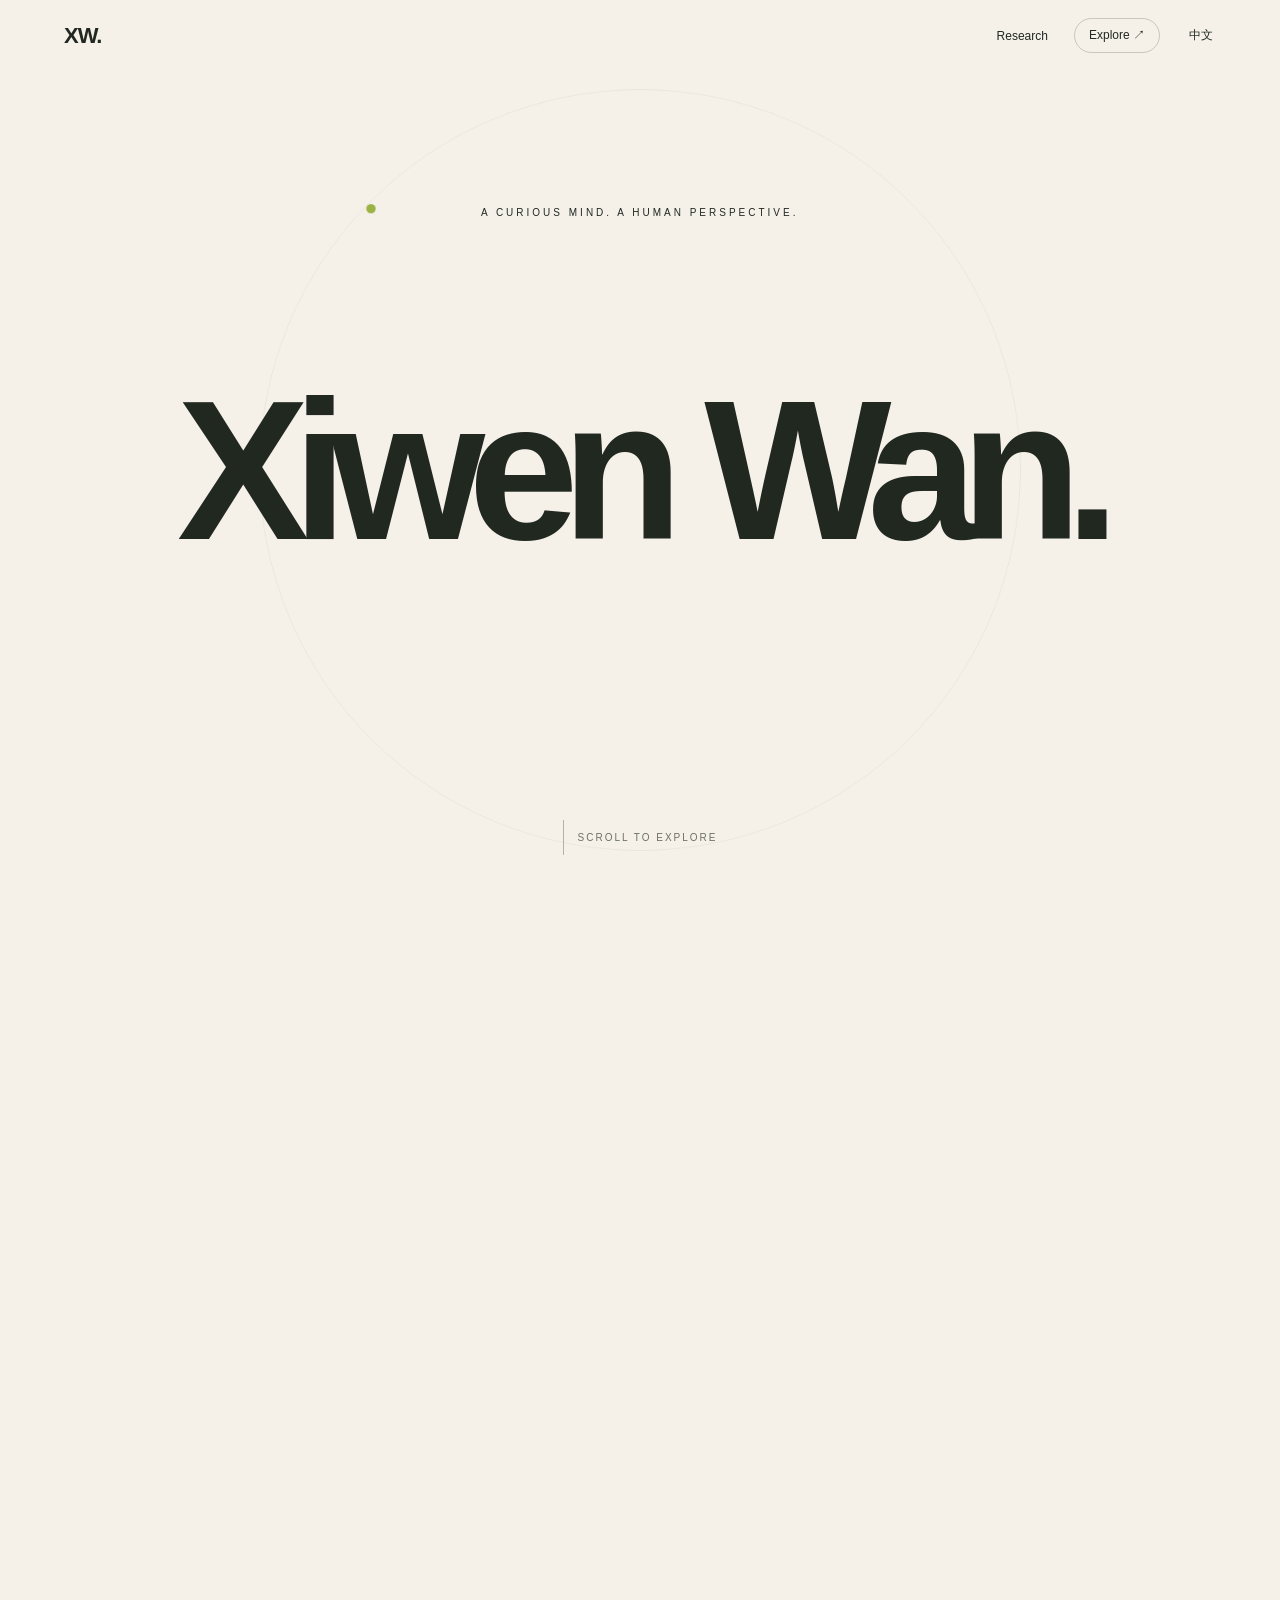
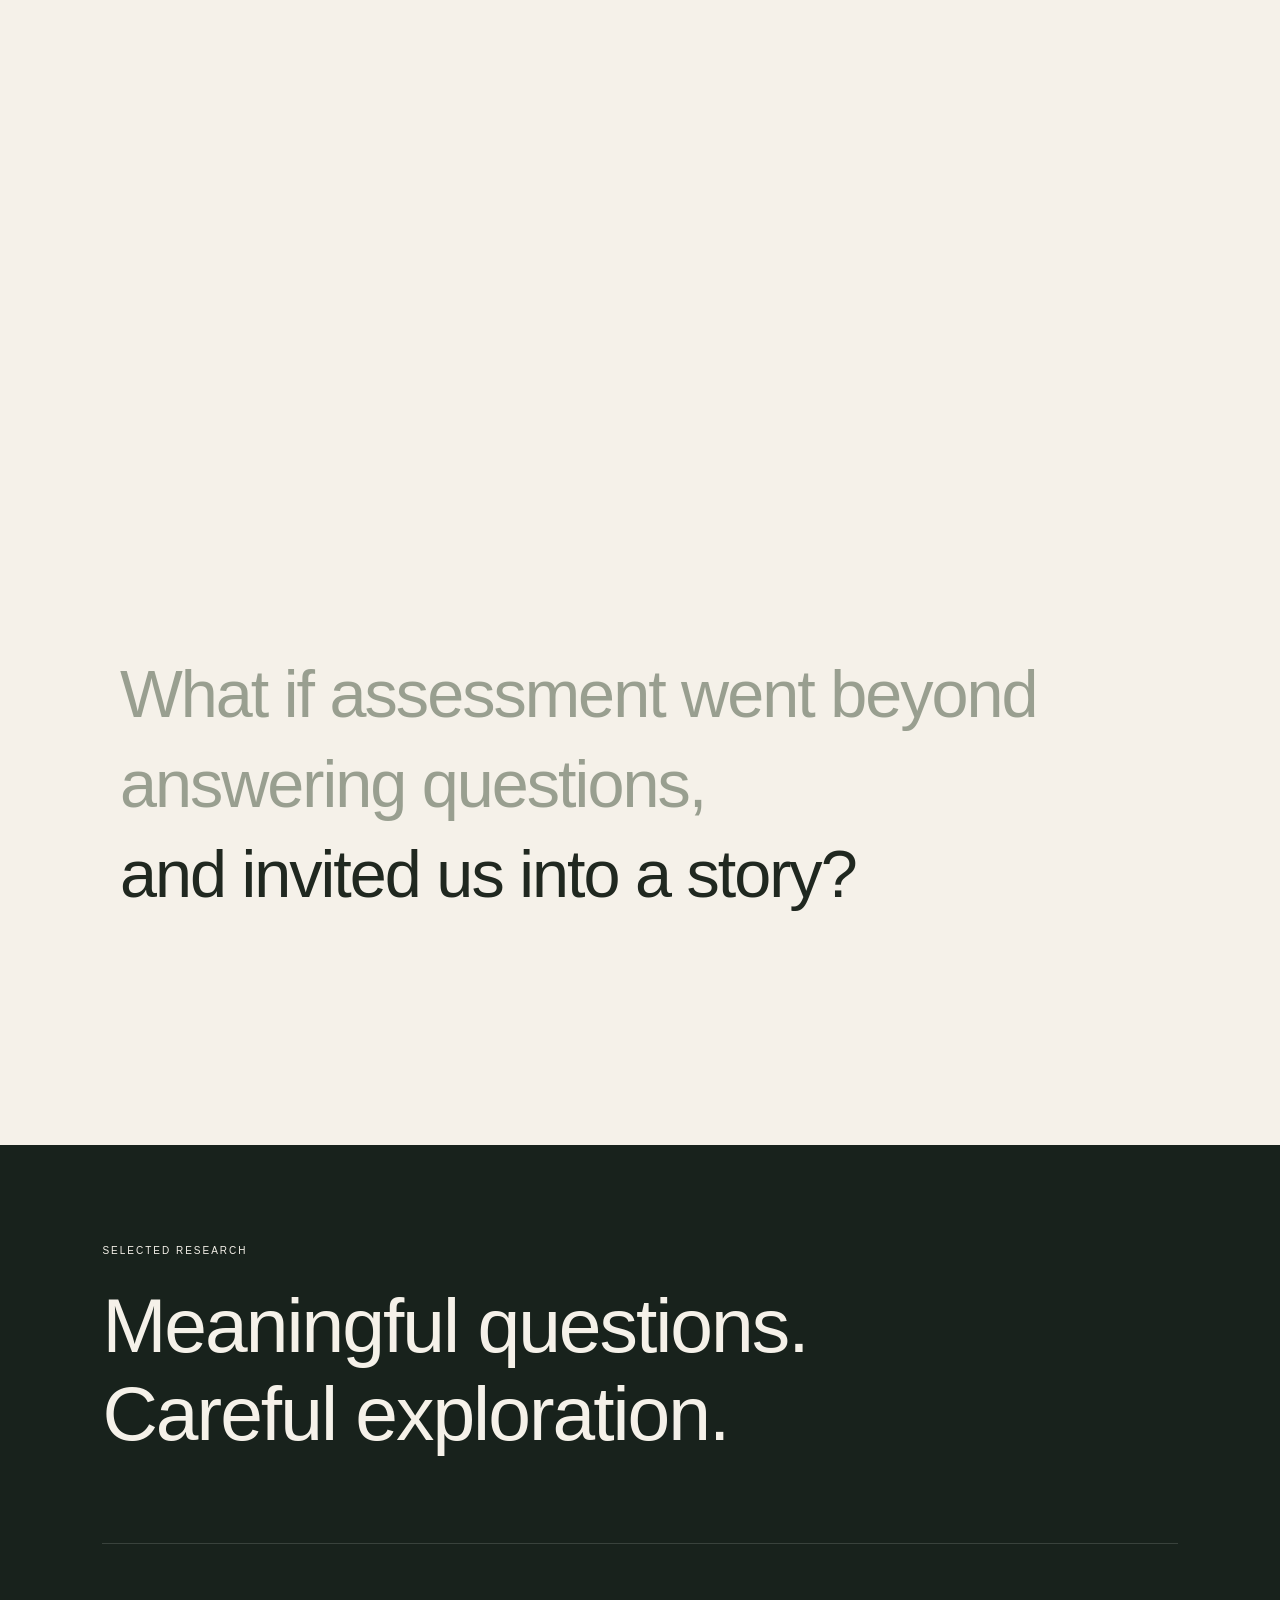
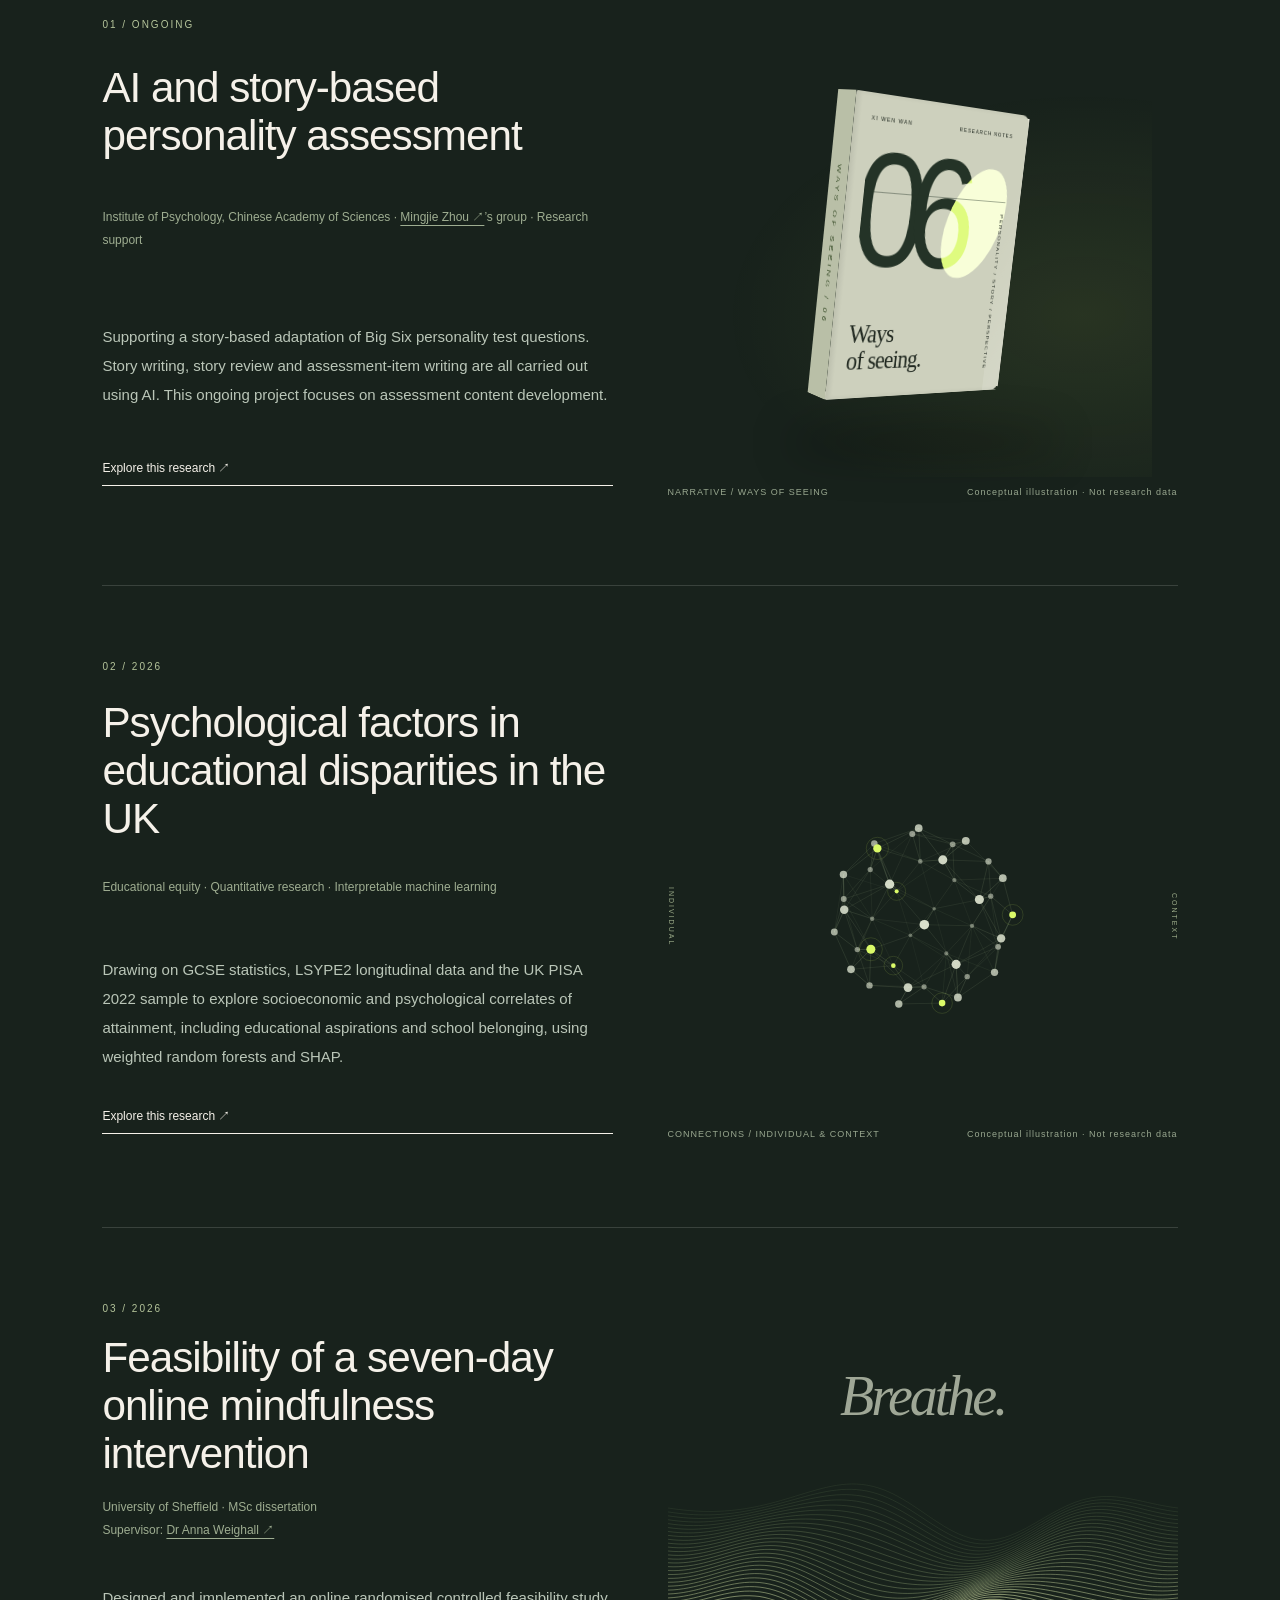
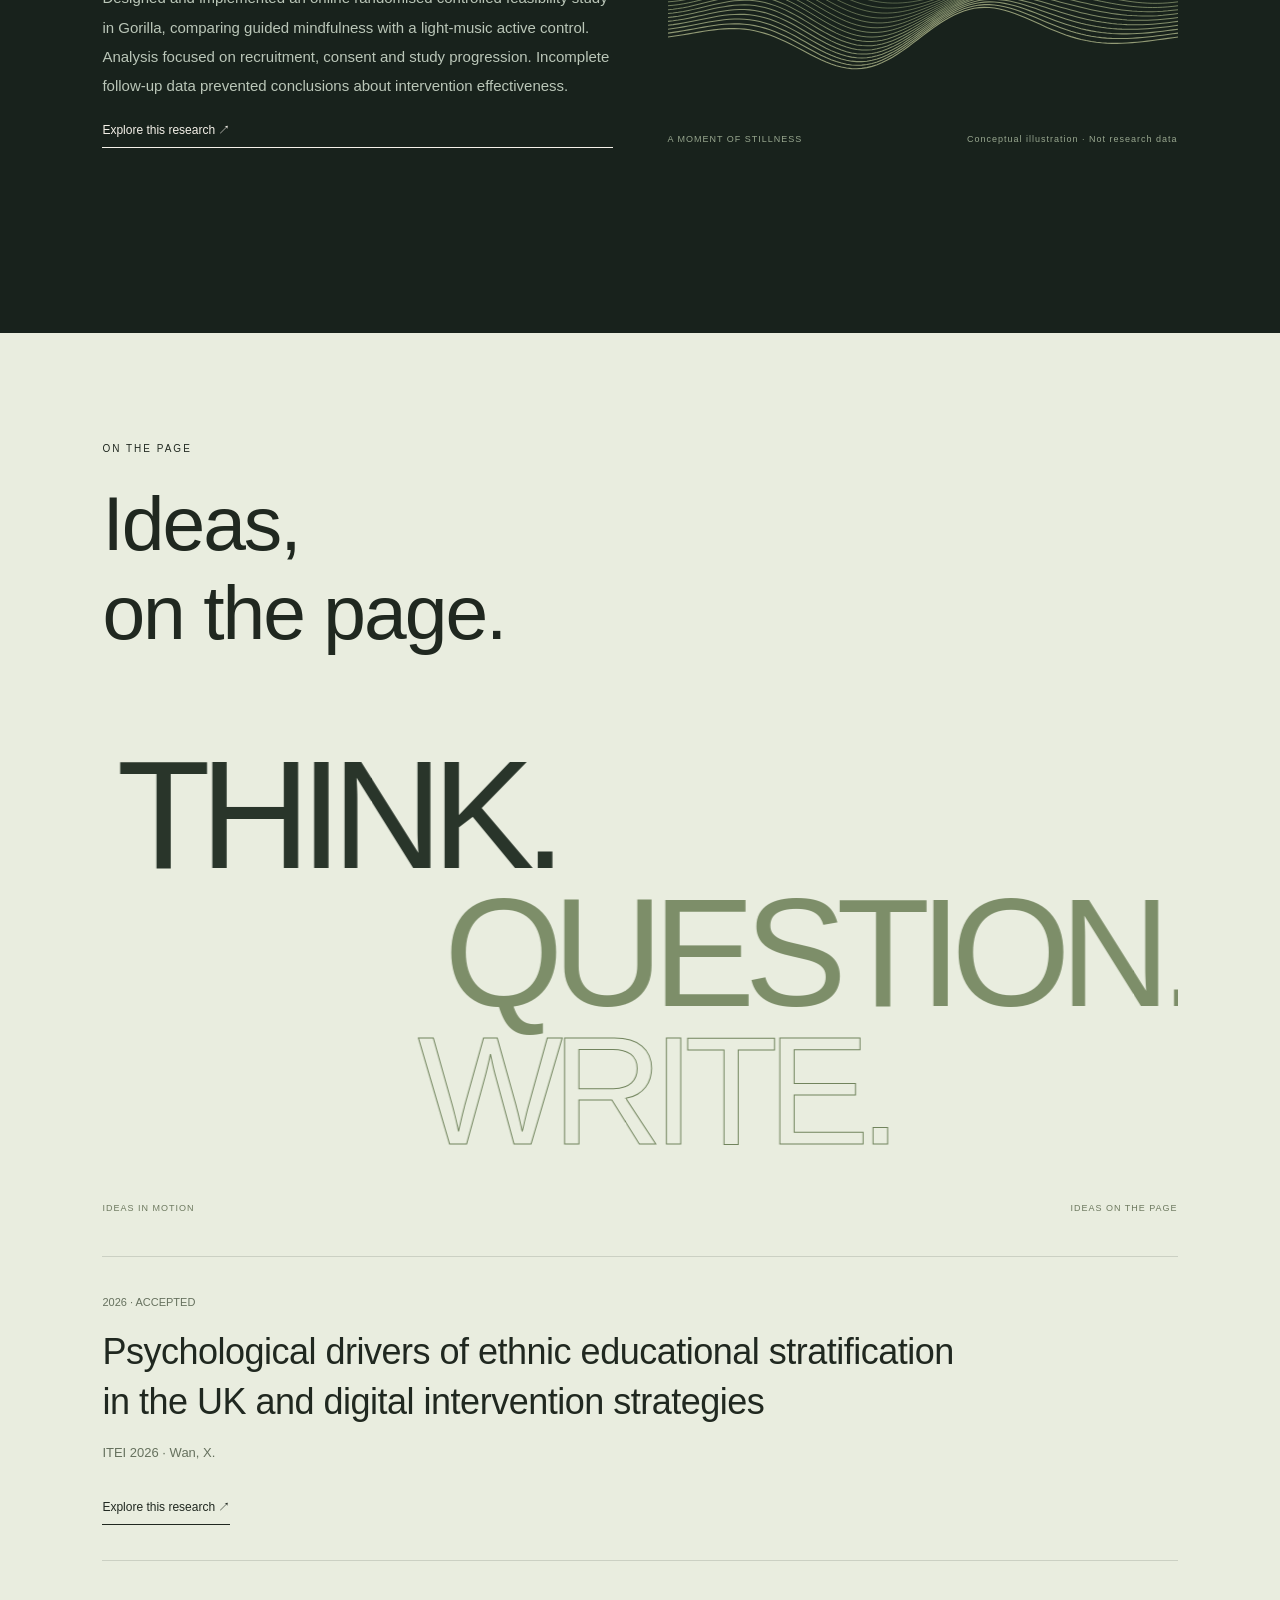
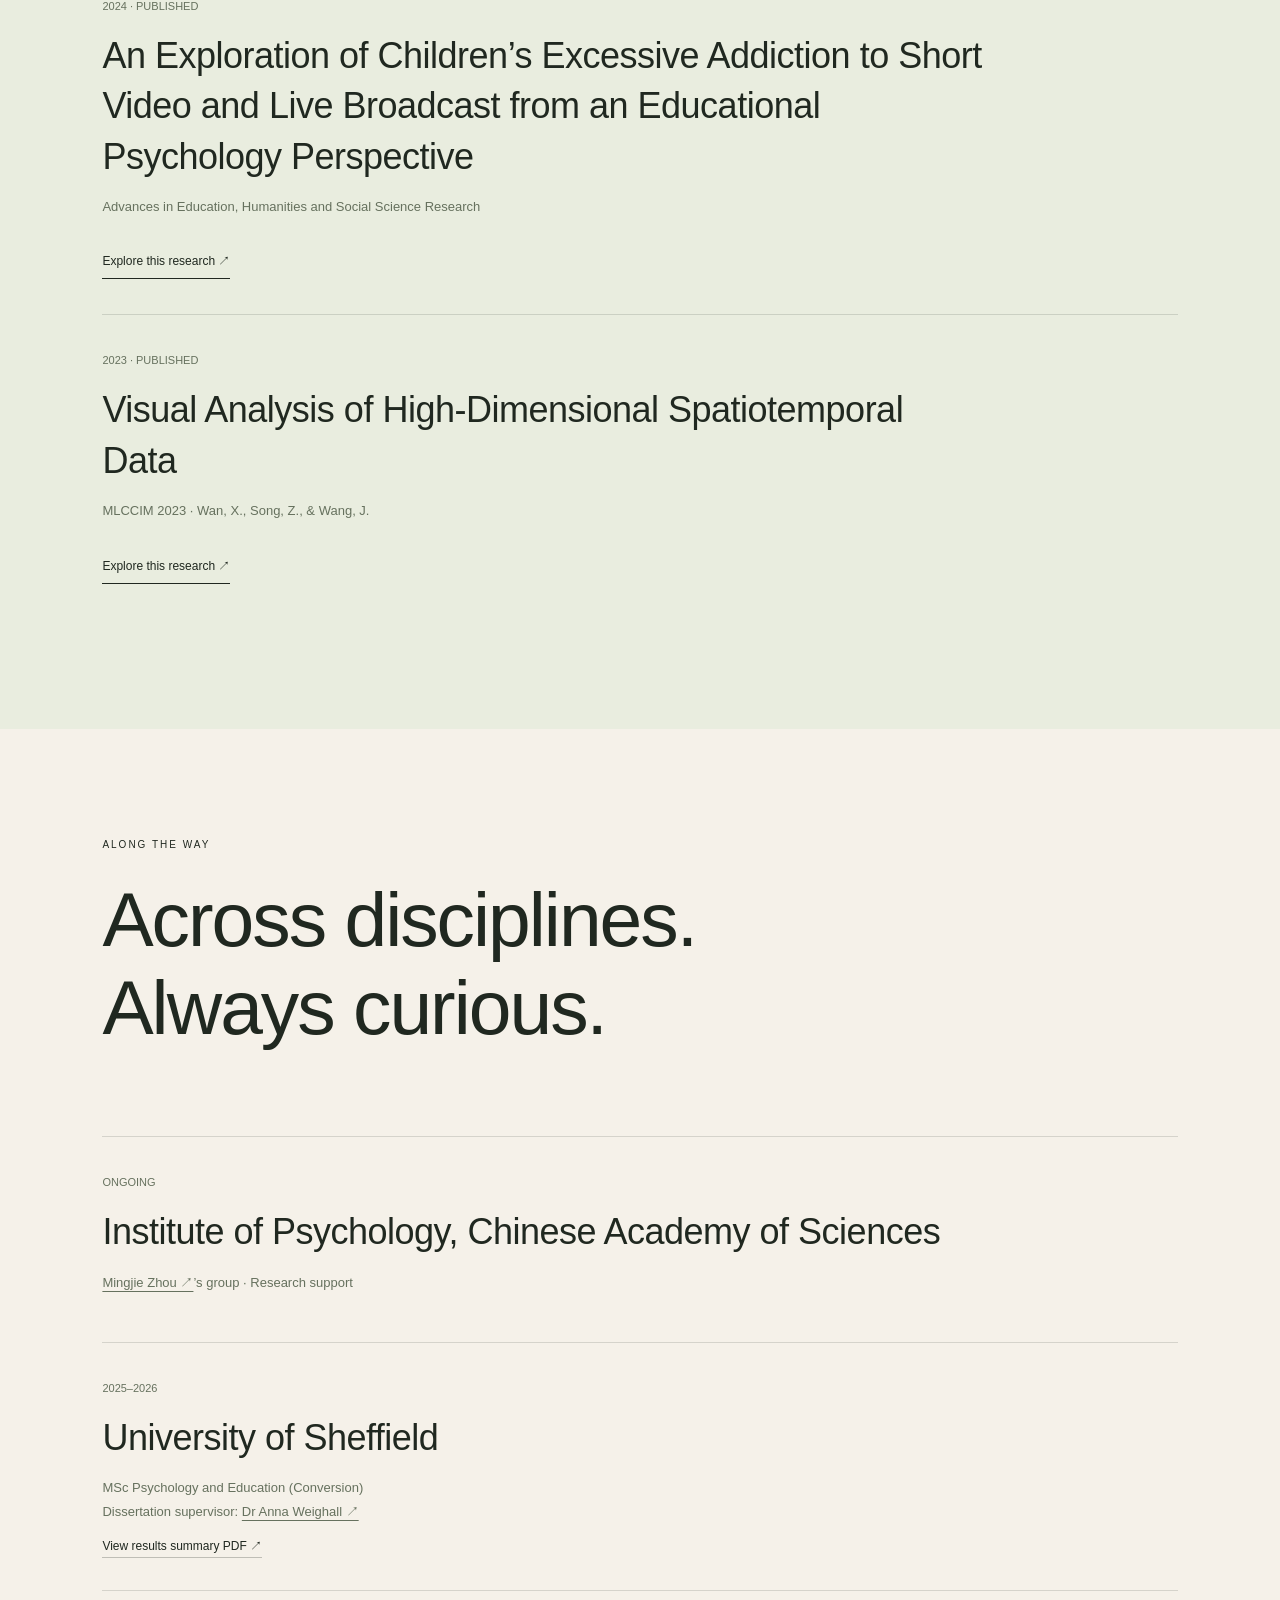
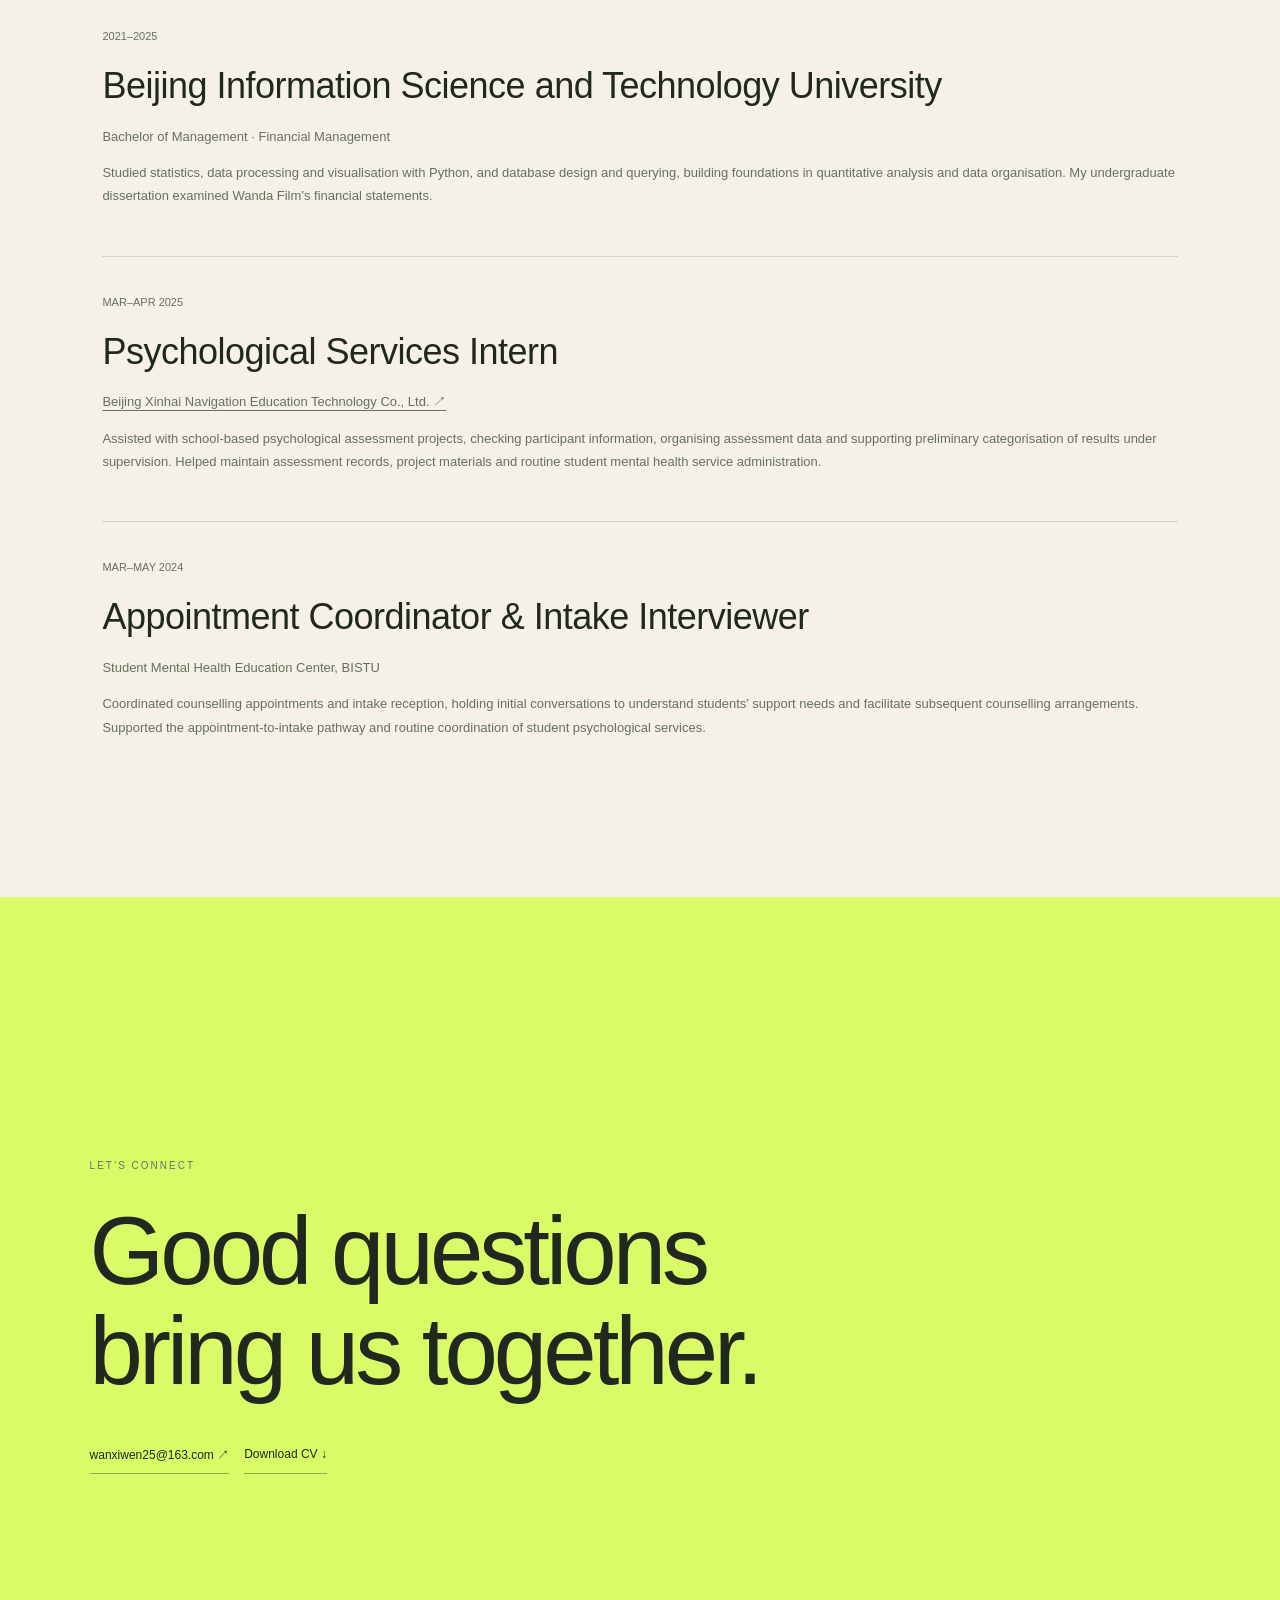
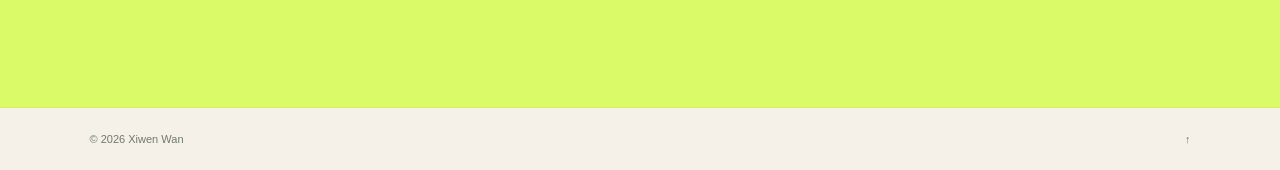
<file: index.html>
<!doctype html>
<html lang="zh-CN">
<head>
<meta charset="UTF-8"><meta name="viewport" content="width=device-width,initial-scale=1">
<title>Xiwen Wan — Learning, minds & digital life</title>
<style>
*{box-sizing:border-box}html{background:#f5f1e9;scroll-behavior:smooth}body{margin:0;font-family:Arial,"PingFang SC","Microsoft YaHei",sans-serif;color:#202820;-webkit-font-smoothing:antialiased}button,a{-webkit-tap-highlight-color:transparent}a{color:inherit;text-decoration:none}button:focus-visible,a:focus-visible{outline:3px solid #7c973d;outline-offset:6px}header{position:fixed;top:0;width:100%;z-index:30;padding:18px 5vw;display:flex;align-items:center;justify-content:space-between;gap:22px;transition:background .5s, padding .5s,backdrop-filter .5s;border-bottom:1px solid transparent}header.compact{padding-top:13px;padding-bottom:13px;background:rgba(245,241,233,.83);backdrop-filter:blur(20px);border-color:#20282015}.wordmark{font-weight:800;letter-spacing:-1px;font-size:22px}.links{display:flex;align-items:center;gap:26px;font-size:12px}.pill{border:1px solid #20282035;border-radius:24px;padding:8px 14px}.prototype{font-size:10px;letter-spacing:1px;opacity:.5}.hero-track{height:225svh;position:relative}.hero-stage{height:100svh;position:sticky;top:0;display:flex;flex-direction:column;align-items:center;justify-content:center;overflow:hidden;padding:90px 6vw 50px}.hero-overline{position:absolute;top:23%;font-size:10px;letter-spacing:3px;text-transform:uppercase;will-change:transform,opacity}.name{margin:0;font-size:clamp(65px,15.5vw,235px);font-weight:700;letter-spacing:-.085em;white-space:nowrap;line-height:1;will-change:transform,opacity;transform-origin:center}.hero-detail{position:absolute;top:57%;text-align:center;max-width:650px;padding:0 24px;will-change:transform,opacity;opacity:0;transform:translateY(32px)}.hero-detail h2{font-size:clamp(24px,3.4vw,49px);letter-spacing:-1.5px;line-height:1.25;font-weight:500;margin:0 0 18px}.hero-detail p{font-size:14px;line-height:1.9;color:#62685b;max-width:440px;margin:auto}.scroll-hint{position:absolute;bottom:45px;display:flex;align-items:center;gap:14px;font-size:10px;letter-spacing:2px;color:#6b7164}.scroll-hint span{display:block;width:1px;height:35px;background:#20282050;transform-origin:top;animation:breath 2.5s ease-in-out infinite}.orbit{position:absolute;width:70vw;height:70vw;border:1px solid #2028200e;border-radius:50%;pointer-events:none;transform:scale(.85);will-change:transform,opacity}.orbit:after{content:'';position:absolute;width:11px;height:11px;border-radius:50%;background:#9bb344;top:15%;left:14%}.bridge{min-height:80svh;display:flex;align-items:center;justify-content:center;padding:100px 8vw}.bridge p{font-size:clamp(28px,5.2vw,73px);font-weight:500;letter-spacing:-2px;line-height:1.35;max-width:1040px;margin:0}.bridge .quiet{color:#999f90}.reveal{opacity:.18;transition:opacity .8s,transform .8s;transform:translateY(25px)}.reveal.in{opacity:1;transform:translateY(0)}.research-track{position:relative;height:390svh;background:#18221c;color:#f5f1e9}.research-stage{height:100svh;position:sticky;top:0;overflow:hidden;display:grid;grid-template-columns:.95fr 1.05fr;align-items:center;gap:4vw;padding:100px 7vw 60px}.eyebrow{font-size:10px;letter-spacing:2px;text-transform:uppercase}.research-copy{position:relative;min-height:330px}.research-copy>.eyebrow{color:#b5c59b;margin-bottom:32px}.copy-slot{position:relative;height:225px}.step-copy{position:absolute;inset:0;opacity:0;transform:translateY(30px);will-change:opacity,transform;pointer-events:none}.step-copy:first-child{opacity:1;transform:none}.step-copy h2{font-size:clamp(35px,5vw,71px);line-height:1.08;letter-spacing:-2.5px;font-weight:500;margin:0 0 25px}.step-copy p{font-size:14px;line-height:1.9;max-width:370px;color:#aebcad;margin:0}.steps{position:absolute;bottom:-24px;display:flex;gap:16px;align-items:center}.steps button{padding:12px 0;color:#71836e;background:none;border:0;font:11px Arial;cursor:pointer;transition:color .4s;min-width:28px}.steps button.active{color:#dafa68}.steps button:after{content:'';display:block;height:2px;background:currentColor;width:26px;margin-top:10px;opacity:.5}.scene{height:min(70svh,590px);min-height:350px;position:relative;perspective:1100px;display:flex;align-items:center;justify-content:center}.scene-glow{position:absolute;width:90%;aspect-ratio:1;background:radial-gradient(ellipse,#b2d17416 0%,transparent 65%);border-radius:50%}.scene-ring{width:90%;aspect-ratio:1;position:absolute;border:1px solid #a9bc8c12;border-radius:50%;transform:rotateX(60deg);will-change:transform}.sheet{position:relative;width:min(100%,390px);height:390px;border-radius:20px;padding:30px;background:#f5f1e9;color:#202820;box-shadow:0 35px 90px #0003;transform:rotateY(-12deg) rotateX(7deg);will-change:transform}.sheet-label{font-size:10px;letter-spacing:1.5px;color:#747d6c;padding-bottom:18px;border-bottom:1px solid #20282020}.sheet-content{position:relative;height:290px}.sheet-face{position:absolute;inset:0;opacity:0;will-change:opacity,transform}.sheet-face:first-child{opacity:1}.dimension{display:flex;align-items:center;gap:15px;padding:14px 0;font-size:12px}.dimension i{display:block;height:4px;flex:1;background:#dce0d1;border-radius:4px;overflow:hidden}.dimension i:after{content:'';display:block;height:100%;width:var(--width);background:#758a48}.face-heading{font-size:25px;font-weight:500;letter-spacing:-.5px;margin:24px 0 14px}.text-line{height:6px;background:#c8cebd;border-radius:4px;margin:14px 0}.text-line.short{width:58%}.text-line.medium{width:82%}.story-mark{font-family:Georgia,serif;font-size:70px;line-height:.7;color:#a5b87a;margin-top:22px}.story-caption{font-size:12px;line-height:1.8;color:#737d68}.review-line{display:flex;gap:12px;align-items:center;padding:17px 0;border-bottom:1px solid #20282014;font-size:12px}.tick{height:21px;width:21px;border-radius:50%;background:#dafa68;display:grid;place-items:center;font-size:12px}.item-row{border:1px solid #2028201b;border-radius:7px;padding:10px 12px;margin:9px 0;display:flex;gap:12px;font-size:11px}.item-row.selected{border-color:#829652;background:#e4ebd5}.scene-caption{position:absolute;bottom:-5px;text-align:center;font-size:10px;letter-spacing:1px;color:#83937c}.progress-rail{position:absolute;bottom:0;left:0;width:100%;height:2px;background:#ffffff0b}.progress-fill{height:100%;background:#dafa68;width:0;will-change:width}.next-section{padding:130px 7vw 100px;min-height:90svh;display:flex;flex-direction:column;justify-content:center}.next-section .eyebrow{color:#68735f}.next-section h2{font-size:clamp(40px,7.5vw,106px);letter-spacing:-4px;line-height:1.05;font-weight:500;margin:30px 0 45px}.next-links{display:flex;gap:15px;flex-wrap:wrap}.next-links a{font-size:12px;border-bottom:1px solid #20282060;padding-bottom:9px;transition:padding .3s}.next-links a:hover{padding-left:10px;padding-right:10px}footer{border-top:1px solid #20282020;padding:25px 7vw;font-size:11px;color:#71796a;display:flex;justify-content:space-between;gap:20px}.demo-note{font-size:11px;line-height:1.8;color:#71806a;margin-top:32px;max-width:530px}@keyframes breath{0%,100%{transform:scaleY(.6);opacity:.35}50%{transform:scaleY(1);opacity:1}}
@media(max-width:700px){header{padding:17px 6vw}.links{gap:16px}.prototype{display:none}.hero-overline{top:28%;font-size:9px;letter-spacing:2px}.hero-detail{top:55%}.hero-detail h2{letter-spacing:-.6px}.hero-detail p{font-size:12px}.orbit{width:110vw;height:110vw}.bridge{min-height:65svh;padding:90px 7vw}.bridge p{letter-spacing:-.8px}.research-track{height:420svh}.research-stage{display:flex;flex-direction:column;justify-content:center;gap:0;padding:85px 7vw 30px}.research-copy{width:100%;min-height:215px}.research-copy>.eyebrow{margin-bottom:16px;font-size:9px}.copy-slot{height:155px}.step-copy h2{font-size:35px;letter-spacing:-1px;margin-bottom:13px}.step-copy p{font-size:12px;max-width:100%;line-height:1.7}.steps{bottom:-12px;right:0;gap:10px}.steps button{padding:7px 0;font-size:9px;min-width:22px}.steps button:after{width:22px;margin-top:5px}.scene{width:100%;height:42svh;min-height:250px;max-height:360px}.sheet{width:260px;height:278px;border-radius:15px;padding:20px}.sheet-content{height:208px}.sheet-label{font-size:8px;padding-bottom:11px}.dimension{padding:9px 0;font-size:10px}.face-heading{font-size:20px;margin:15px 0 10px}.text-line{margin:10px 0;height:5px}.story-mark{font-size:47px;margin-top:16px}.story-caption{font-size:10px}.review-line{padding:10px 0;font-size:10px}.tick{width:17px;height:17px;font-size:10px}.item-row{font-size:9px;padding:7px 10px;margin:6px 0}.scene-caption{bottom:-15px;font-size:8px}.next-section{min-height:70svh;padding:90px 7vw}.next-section h2{letter-spacing:-2px}.next-links{gap:25px}footer{font-size:10px}}
@media(prefers-reduced-motion:reduce){html{scroll-behavior:auto}.scroll-hint span{animation:none}.reveal{transition:none;opacity:1;transform:none}.hero-track{height:auto}.hero-stage{position:relative;min-height:90svh}.hero-detail{opacity:1!important;transform:none!important;top:62%}.hero-overline{opacity:1!important;transform:none!important}.name{transform:none!important;opacity:1!important}.orbit{display:none}.research-track{height:auto}.research-stage{position:relative;min-height:850px;height:auto}.sheet{transform:none!important}.next-links a{transition:none}}
.flow-research{background:#18221c;color:#f5f1e9;padding:100px 8vw}.flow-heading{max-width:1100px;margin:0 auto 85px}.flow-heading h2{font-size:clamp(36px,6vw,80px);font-weight:500;letter-spacing:-2px;line-height:1.15;margin:25px 0}.flow-project{max-width:1100px;margin:0 auto;display:grid;grid-template-columns:1fr 3fr;gap:35px;border-top:1px solid #ffffff25;padding:60px 0}.flow-project>.eyebrow{color:#b5c59b;padding-top:10px}.flow-project h3{font-size:clamp(27px,3.4vw,45px);font-weight:500;letter-spacing:-1px;margin:0 0 18px}.flow-project p{color:#bac6b8;font-size:15px;line-height:1.95;max-width:670px}.flow-project .flow-meta{font-size:12px;color:#9ead91;margin-bottom:26px}.flow-publications,.flow-education{padding:110px 8vw}.flow-publications{background:#e9eddf}.flow-paper{max-width:1100px;margin:auto;border-top:1px solid #20282025;padding:35px 0}.flow-paper>span{font-size:11px;color:#66715e}.flow-paper h3{font-weight:500;font-size:clamp(23px,3vw,36px);line-height:1.4;letter-spacing:-.5px;margin:17px 0 12px;max-width:880px}.flow-paper p{font-size:13px;color:#66715e;line-height:1.8}.results-small{font-size:12px;border-bottom:1px solid #20282040;padding-bottom:4px}.next-section{background:#dafa68}.flow-paper h3 a:hover{color:#637b35}@media(max-width:700px){.flow-research,.flow-publications,.flow-education{padding:75px 7vw}.flow-heading{margin-bottom:45px}.flow-project{grid-template-columns:1fr;gap:20px;padding:38px 0}.flow-project p{font-size:14px}.flow-heading h2{letter-spacing:-1px}}
</style>
<link rel="stylesheet" href="sculptures.css">
<link rel="stylesheet" href="scroll-effects.css">
<link rel="stylesheet" href="distinct-visuals.css">
</head><body>
<header id="navigation"><a class="wordmark" href="#top">XW.</a><nav class="links" aria-label="主导航"><a href="#research">研究</a><a class="pill" href="#end">继续探索 ↗</a></nav></header>
<main>
<section class="hero-track" id="top" aria-label="个人介绍"><div class="hero-stage"><div class="orbit" aria-hidden="true"></div><span class="hero-overline">A CURIOUS MIND. A HUMAN PERSPECTIVE.</span><h1 class="name">Xiwen Wan.</h1><div class="hero-detail"><h2>理解人。<br>也理解人与数字世界的关系。</h2><p>从教育心理学到人格测评，<br>探索技术如何参与我们的学习、感受与自我理解。</p></div><div class="scroll-hint"><span aria-hidden="true"></span>SCROLL TO EXPLORE</div></div></section>
<section class="bridge"><p class="reveal"><span class="quiet">如果测评不只是回答问题，</span><br>而是走进一个故事呢？</p></section>
<section class="research-track" id="research" aria-label="AI故事化人格测评研究流程"><div class="research-stage"><div class="research-copy"><div class="eyebrow">中科院心理所 · 周明洁课题组 / 进行中</div><div class="copy-slot"><div class="step-copy"><h2>从题目开始。<br>走向人的情境。</h2><p>以大六人格模型的测试题为起点，<br>探索故事化的测评内容表达。</p></div><div class="step-copy"><h2>让问题，<br>进入故事。</h2><p>通过AI将测试题转化为连贯、完整的故事，<br>让问题出现在叙事情境中。</p></div><div class="step-copy"><h2>生成之后，<br>继续审查。</h2><p>通过AI开展故事审查，<br>使内容开发成为反复推敲的过程。</p></div><div class="step-copy"><h2>从故事，<br>回到测评条目。</h2><p>通过AI完成条目编写。<br>当前工作聚焦内容开发，项目仍在进行。</p></div></div><div class="steps" aria-label="跳转研究步骤"><button type="button" data-step="0" class="active" aria-label="步骤一，测评题目" aria-current="step">01</button><button type="button" data-step="1" aria-label="步骤二，故事编写">02</button><button type="button" data-step="2" aria-label="步骤三，故事审查">03</button><button type="button" data-step="3" aria-label="步骤四，条目编写">04</button></div></div><div class="scene" aria-hidden="true"><div class="scene-glow"></div><div class="scene-ring"></div><div class="sheet"><div class="sheet-label">BIG SIX / NARRATIVE ASSESSMENT</div><div class="sheet-content"><div class="sheet-face"><div class="face-heading">人格，有不同切面。</div><div class="dimension">特质维度 <i style="--width:72%"></i></div><div class="dimension">测试题目 <i style="--width:49%"></i></div><div class="dimension">情境表达 <i style="--width:85%"></i></div><div class="dimension">内容开发 <i style="--width:61%"></i></div><p class="story-caption">从测评题目出发</p></div><div class="sheet-face"><div class="story-mark">“</div><div class="face-heading">故事，逐渐展开。</div><div class="text-line"></div><div class="text-line medium"></div><div class="text-line"></div><div class="text-line short"></div><p class="story-caption">AI · 故事编写</p></div><div class="sheet-face"><div class="face-heading">每一段，都再看一次。</div><div class="review-line"><span class="tick">↻</span>故事内容</div><div class="review-line"><span class="tick">↻</span>审查过程</div><div class="review-line"><span class="tick">↻</span>内容迭代</div><p class="story-caption">AI · 故事审查</p></div><div class="sheet-face"><div class="face-heading">从叙事，到条目。</div><div class="item-row"><span>A</span>条目选项 · 示意</div><div class="item-row selected"><span>B</span>条目选项 · 示意</div><div class="item-row"><span>C</span>条目选项 · 示意</div><div class="item-row"><span>D</span>条目选项 · 示意</div><p class="story-caption">AI · 条目编写</p></div></div></div><div class="scene-caption">流程视觉示意 · 非实际题目或研究结果</div></div><div class="progress-rail" aria-hidden="true"><div class="progress-fill"></div></div></div></section>
<section class="next-section" id="end"><div class="eyebrow reveal">MORE QUESTIONS. MORE POSSIBILITIES.</div><h2 class="reveal">研究的起点，<br>始终是人。</h2><div class="next-links reveal"><a href="https://haruhi112.github.io/#research" target="_blank" rel="noopener">浏览全部研究 ↗</a><a href="https://haruhi112.github.io/#publications" target="_blank" rel="noopener">阅读论文 ↗</a></div></section>
</main><footer><span>© 2026 Xiwen Wan</span><a href="#top">↑</a></footer>
<script>
const previousResearch=document.querySelector('.research-track');
previousResearch.outerHTML=`<section class="flow-research" id="research"><div class="flow-heading reveal"><div class="eyebrow">SELECTED RESEARCH / 研究项目</div><h2>关心的问题，<br>一步一步探索。</h2></div><article class="flow-project reveal"><span class="eyebrow">01 / 进行中</span><div><h3>AI与故事化人格测评</h3><p class="flow-meta">中国科学院心理研究所 · 周明洁课题组 · 研究支持</p><p>参与将大六人格模型的测试题转化为连贯、完整的故事，故事编写、故事审查和测评条目编写均通过AI完成。当前工作聚焦测评内容开发，项目正在进行中。</p></div></article><article class="flow-project reveal"><span class="eyebrow">02 / 2026</span><div><h3>英国教育差异中的心理因素</h3><p class="flow-meta">教育公平 · 定量研究 · 可解释机器学习</p><p>结合GCSE统计资料、LSYPE2纵向数据与英国PISA 2022样本，探索社会经济状况、教育抱负、学校归属感等因素与学业表现的关系，使用加权随机森林与SHAP进行分析。</p></div></article><article class="flow-project reveal"><span class="eyebrow">03 / 2026</span><div><h3>七天在线正念干预的可行性</h3><p class="flow-meta">谢菲尔德大学 · 硕士论文</p><p>通过Gorilla设计并实施在线随机对照可行性研究，比较引导式正念练习与轻音乐主动对照。分析重点为招募、知情同意与研究推进流程；由于随访结果数据不完整，不据此判断干预有效性。</p></div></article></section><section class="flow-publications"><div class="flow-heading reveal"><div class="eyebrow">ON THE PAGE / 论文</div><h2>让思考，<br>落于文字。</h2></div><article class="flow-paper reveal"><span>2026 · 已录用</span><h3>英国族裔教育分层的心理驱动因素与数字干预策略</h3><p>ITEI 2026 · Wan, X.</p></article><article class="flow-paper reveal"><span>2024 · 已发表</span><h3><a href="https://doi.org/10.56028/aehssr.12.1.372.2024" target="_blank" rel="noopener">教育心理学视角下儿童过度沉迷短视频与直播的探讨 ↗</a></h3><p>Advances in Education, Humanities and Social Science Research</p></article><article class="flow-paper reveal"><span>2023 · 已发表</span><h3><a href="https://doi.org/10.1109/MLCCIM60412.2023.00082" target="_blank" rel="noopener">高维时空数据的可视化分析 ↗</a></h3><p>MLCCIM 2023 · Wan, X., Song, Z., & Wang, J.</p></article></section><section class="flow-education"><div class="flow-heading reveal"><div class="eyebrow">ALONG THE WAY / 学习与实践</div><h2>跨越学科，<br>保持好奇。</h2></div><article class="flow-paper reveal"><span>进行中</span><h3>中国科学院心理研究所</h3><p>周明洁课题组 · 研究支持</p></article><article class="flow-paper reveal"><span>2025–2026</span><h3>谢菲尔德大学</h3><p>心理学与教育学硕士（转换课程）</p><a class="results-small" href="https://haruhi112.github.io/results-summary.pdf" target="_blank" rel="noopener">查看成绩汇总 PDF ↗</a></article><article class="flow-paper reveal"><span>2021–2025</span><h3>北京信息科技大学</h3><p>管理学学士 · 财务管理</p></article><article class="flow-paper reveal"><span>2025年3–4月</span><h3>心理服务实习生</h3><p>北京心海导航教育科技有限公司</p></article><article class="flow-paper reveal"><span>2024年3–5月</span><h3>咨询预约协调与初访接待</h3><p>北京信息科技大学学生心理健康教育中心</p></article></section>`;
document.querySelector('#end').innerHTML='<div class="eyebrow reveal">LET’S CONNECT / 联系我</div><h2 class="reveal">好的问题，<br>让我们相遇。</h2><div class="next-links reveal"><a href="mailto:wanxiwen25@163.com">wanxiwen25@163.com ↗</a><a href="xiwen-wan-cv.pdf" download="Xiwen Wan CV.pdf">下载英文简历 ↓</a></div>';
const zhouProfile='https://psych.cas.cn/sourcedb/cn/expert/201003/t20100304_6369812.html';
const annaProfile='https://sheffield.ac.uk/education/people/academic/edu/anna-weighall';
const profileLink=(name,url)=>`<a class="profile-link" href="${url}" target="_blank" rel="noopener noreferrer">${name} ↗</a>`;
const projectMetadata=document.querySelectorAll('.flow-project .flow-meta');
projectMetadata[0].innerHTML=`中国科学院心理研究所 · ${profileLink('周明洁',zhouProfile)}课题组 · 研究支持`;
projectMetadata[2].innerHTML=`谢菲尔德大学 · 硕士论文<br>导师：${profileLink('Dr Anna Weighall',annaProfile)}`;
document.querySelectorAll('.flow-education .flow-paper').forEach(entry=>{
const title=entry.querySelector('h3').textContent;
if(title==='中国科学院心理研究所')entry.querySelector('p').innerHTML=`${profileLink('周明洁',zhouProfile)}课题组 · 研究支持`;
if(title==='谢菲尔德大学')entry.querySelector('p').innerHTML=`心理学与教育学硕士（转换课程）<br>论文导师：${profileLink('Dr Anna Weighall',annaProfile)}`;
});
document.querySelectorAll('.flow-education .flow-paper').forEach(entry=>{
const title=entry.querySelector('h3').textContent;
const descriptions={
'北京信息科技大学':'学习统计学、Python 数据处理与可视化，以及数据库设计与查询，建立定量分析和数据整理基础。本科毕业论文聚焦万达电影的财务报表分析。',
'心理服务实习生':'协助学校心理测评项目，核对参与者信息、整理测评数据，并在督导下进行结果的初步分类。参与测评档案、项目材料及学生心理服务日常事务的整理。',
'咨询预约协调与初访接待':'协调心理咨询预约与初访接待，通过初步沟通了解学生的支持需求，协助安排后续咨询。支持从预约到初访的衔接及心理服务的日常协调。'
};
if(title==='心理服务实习生')entry.querySelector('p').innerHTML=profileLink('北京心海导航教育科技有限公司','https://www.xinhaisoft.com/');
if(descriptions[title]){const description=document.createElement('p');description.textContent=descriptions[title];entry.append(description);}
});
const heroTrack=document.querySelector('.hero-track');
const nameHeading=document.querySelector('.name');
const heroDetail=document.querySelector('.hero-detail');
const overline=document.querySelector('.hero-overline');
const scrollHint=document.querySelector('.scroll-hint');
const orbit=document.querySelector('.orbit');
const reduced=window.matchMedia('(prefers-reduced-motion: reduce)');
const clamp=(value,min=0,max=1)=>Math.min(max,Math.max(min,value));
const smooth=value=>value*value*(3-2*value);
let pending=false;
function render(){
pending=false;
const height=window.innerHeight;
document.querySelector('#navigation').classList.toggle('compact',window.scrollY>55);
if(reduced.matches)return;
const heroRect=heroTrack.getBoundingClientRect();
const progress=clamp(-heroRect.top/(heroTrack.offsetHeight-height));
const first=smooth(clamp(progress/.64));
nameHeading.style.transform=`translate3d(0,${-first*height*.15}px,0) scale(${1-first*.55})`;
nameHeading.style.opacity=1-clamp((progress-.84)/.16);
overline.style.opacity=1-clamp(progress/.25);
overline.style.transform=`translate3d(0,${-first*25}px,0)`;
const detail=smooth(clamp((progress-.22)/.4));
heroDetail.style.opacity=detail*(1-clamp((progress-.91)/.09));
heroDetail.style.transform=`translate3d(0,${(1-detail)*35}px,0)`;
scrollHint.style.opacity=1-clamp(progress/.18);
orbit.style.transform=`scale(${.85+first*.35}) rotate(${first*45}deg)`;
orbit.style.opacity=1-clamp((progress-.65)/.35);
}
function schedule(){if(!pending){pending=true;requestAnimationFrame(render);}}
window.addEventListener('scroll',schedule,{passive:true});
window.addEventListener('resize',schedule);
reduced.addEventListener('change',()=>location.reload());
const observer=new IntersectionObserver(entries=>entries.forEach(entry=>{if(entry.isIntersecting){entry.target.classList.add('in');observer.unobserve(entry.target);}}),{threshold:.2});
document.querySelectorAll('.reveal').forEach(element=>observer.observe(element));
render();
</script>
<script src="sculptures.js"></script>
<style>.detail-link{display:inline-block;font-size:12px;border-bottom:1px solid currentColor;padding:8px 0;margin-top:14px}.detail-link:hover{opacity:.65}</style>
<script src="detail-links.js"></script>
<script src="languages.js"></script>
</body></html>
</file>
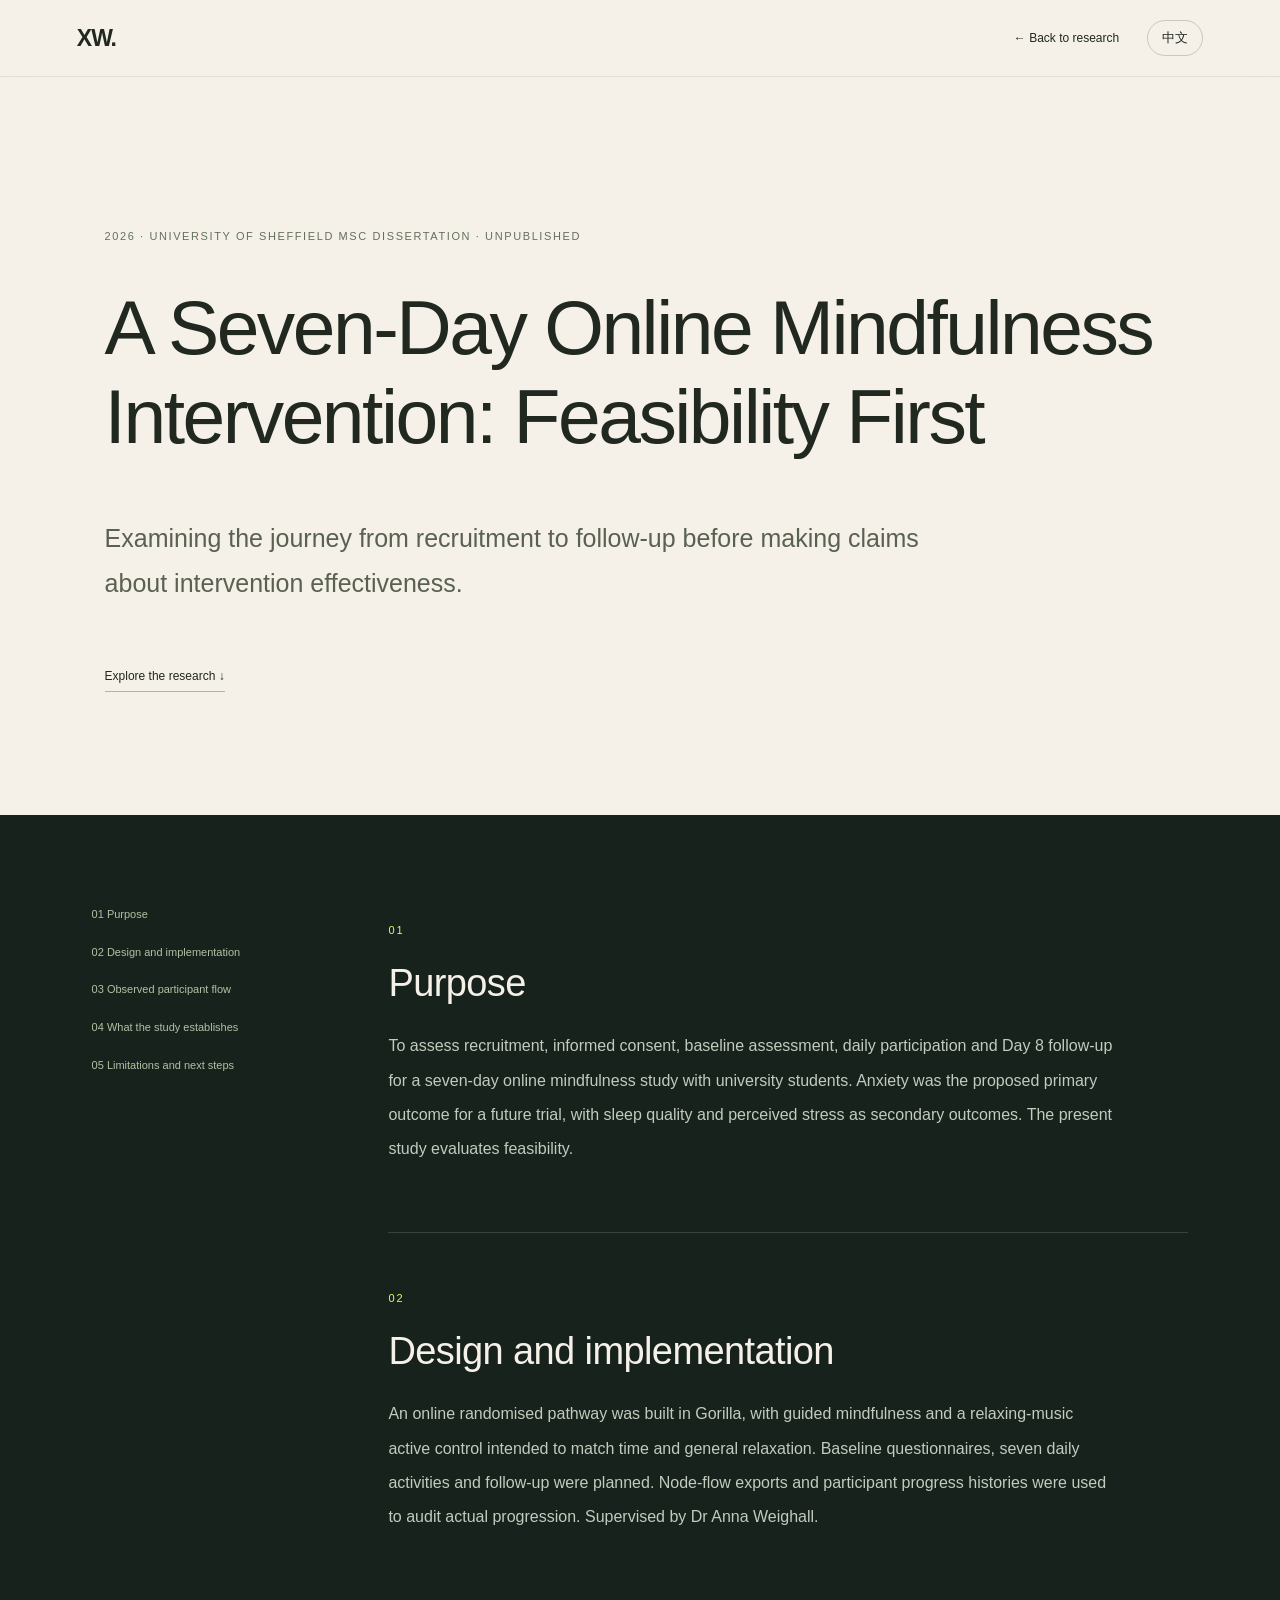
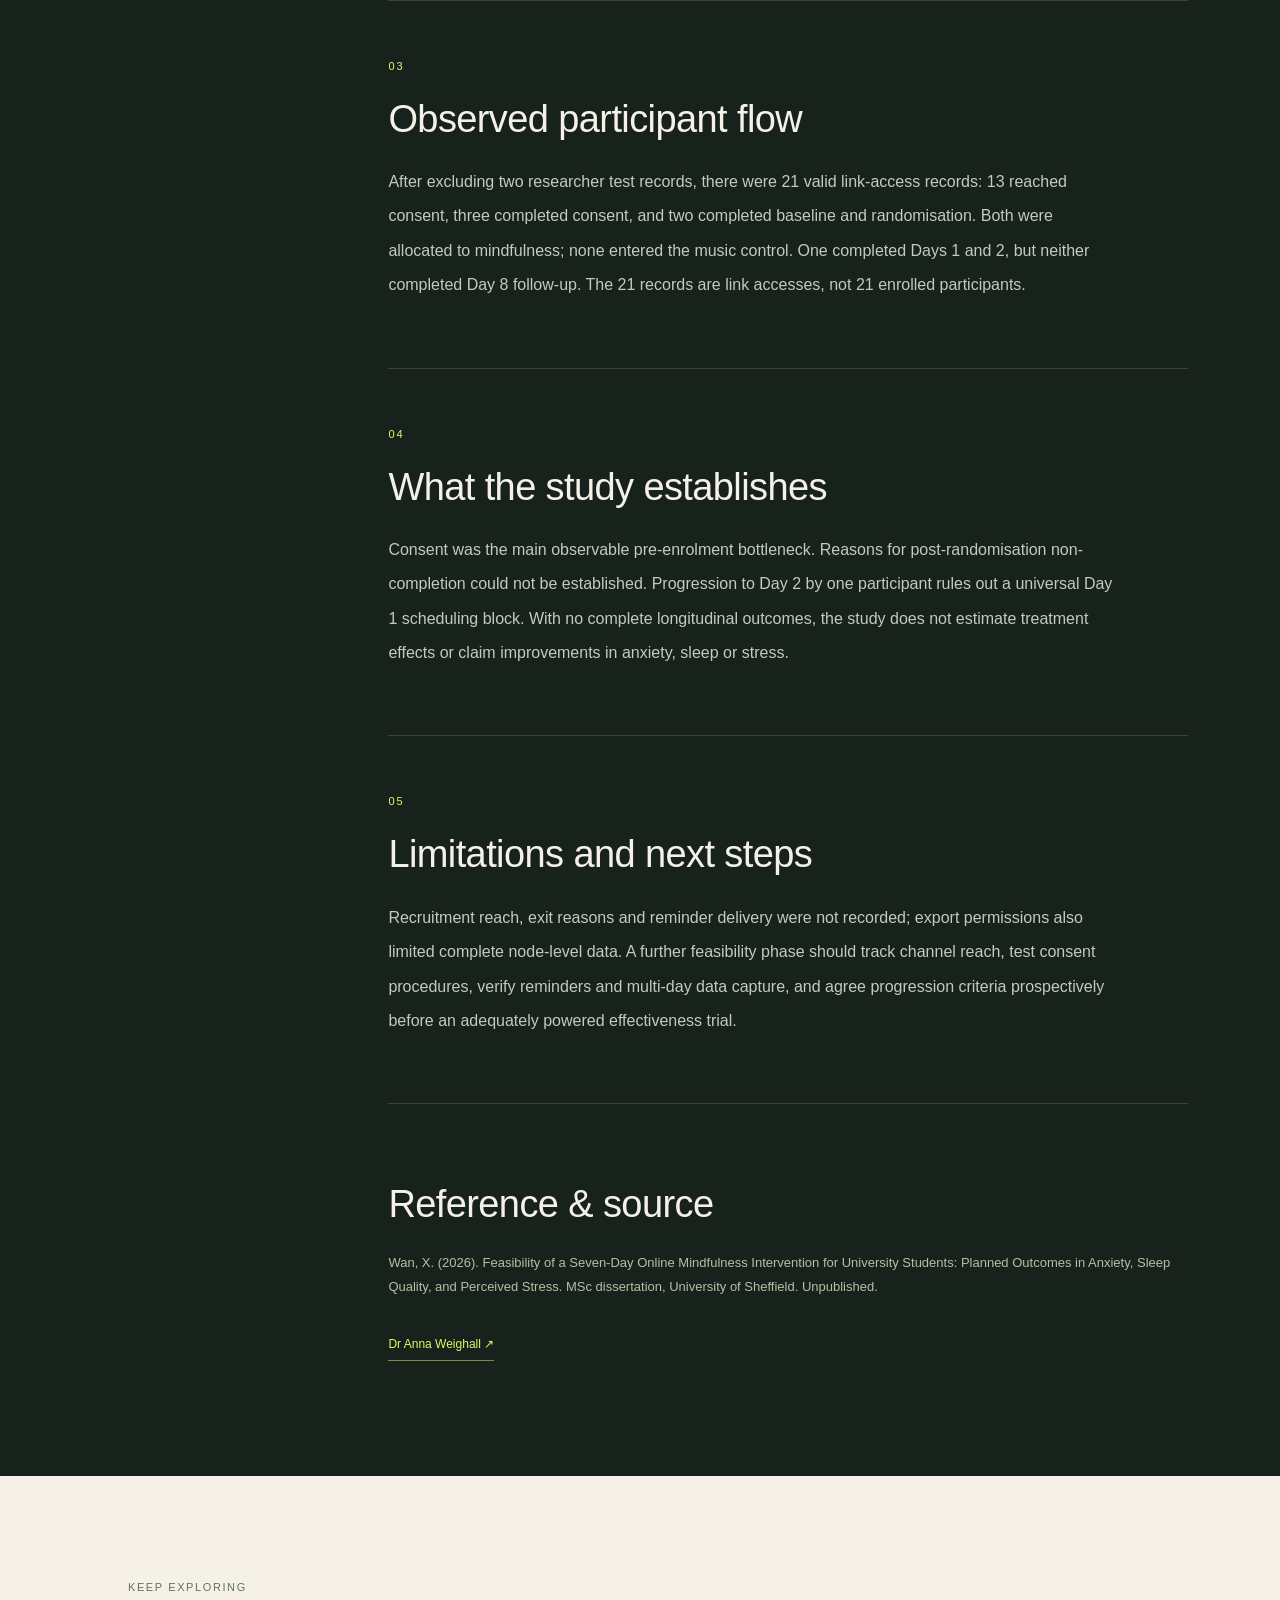
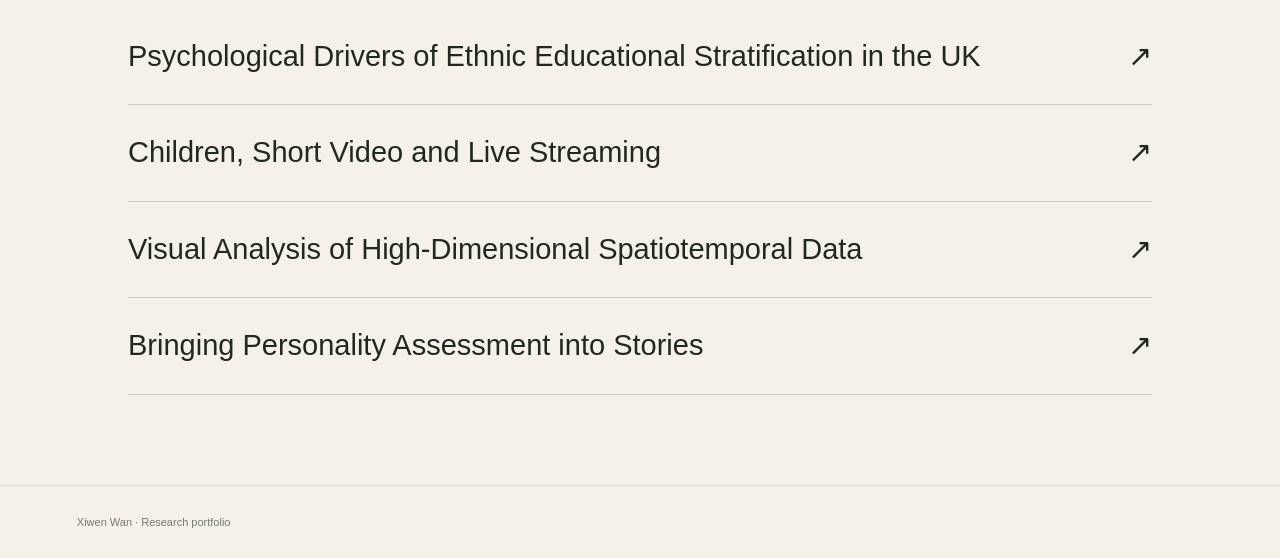
<file: mindfulness.html>
<!doctype html>
<html lang="zh-CN"><head><meta charset="utf-8"><meta name="viewport" content="width=device-width,initial-scale=1"><title>Research — Xiwen Wan</title><link rel="stylesheet" href="paper-details.css"></head><body data-paper="mindfulness"><noscript>请启用 JavaScript 阅读研究介绍。Please enable JavaScript to read this research overview. <a href="index.html">返回首页 / Home</a></noscript><script src="paper-details.js"></script></body></html>
</file>
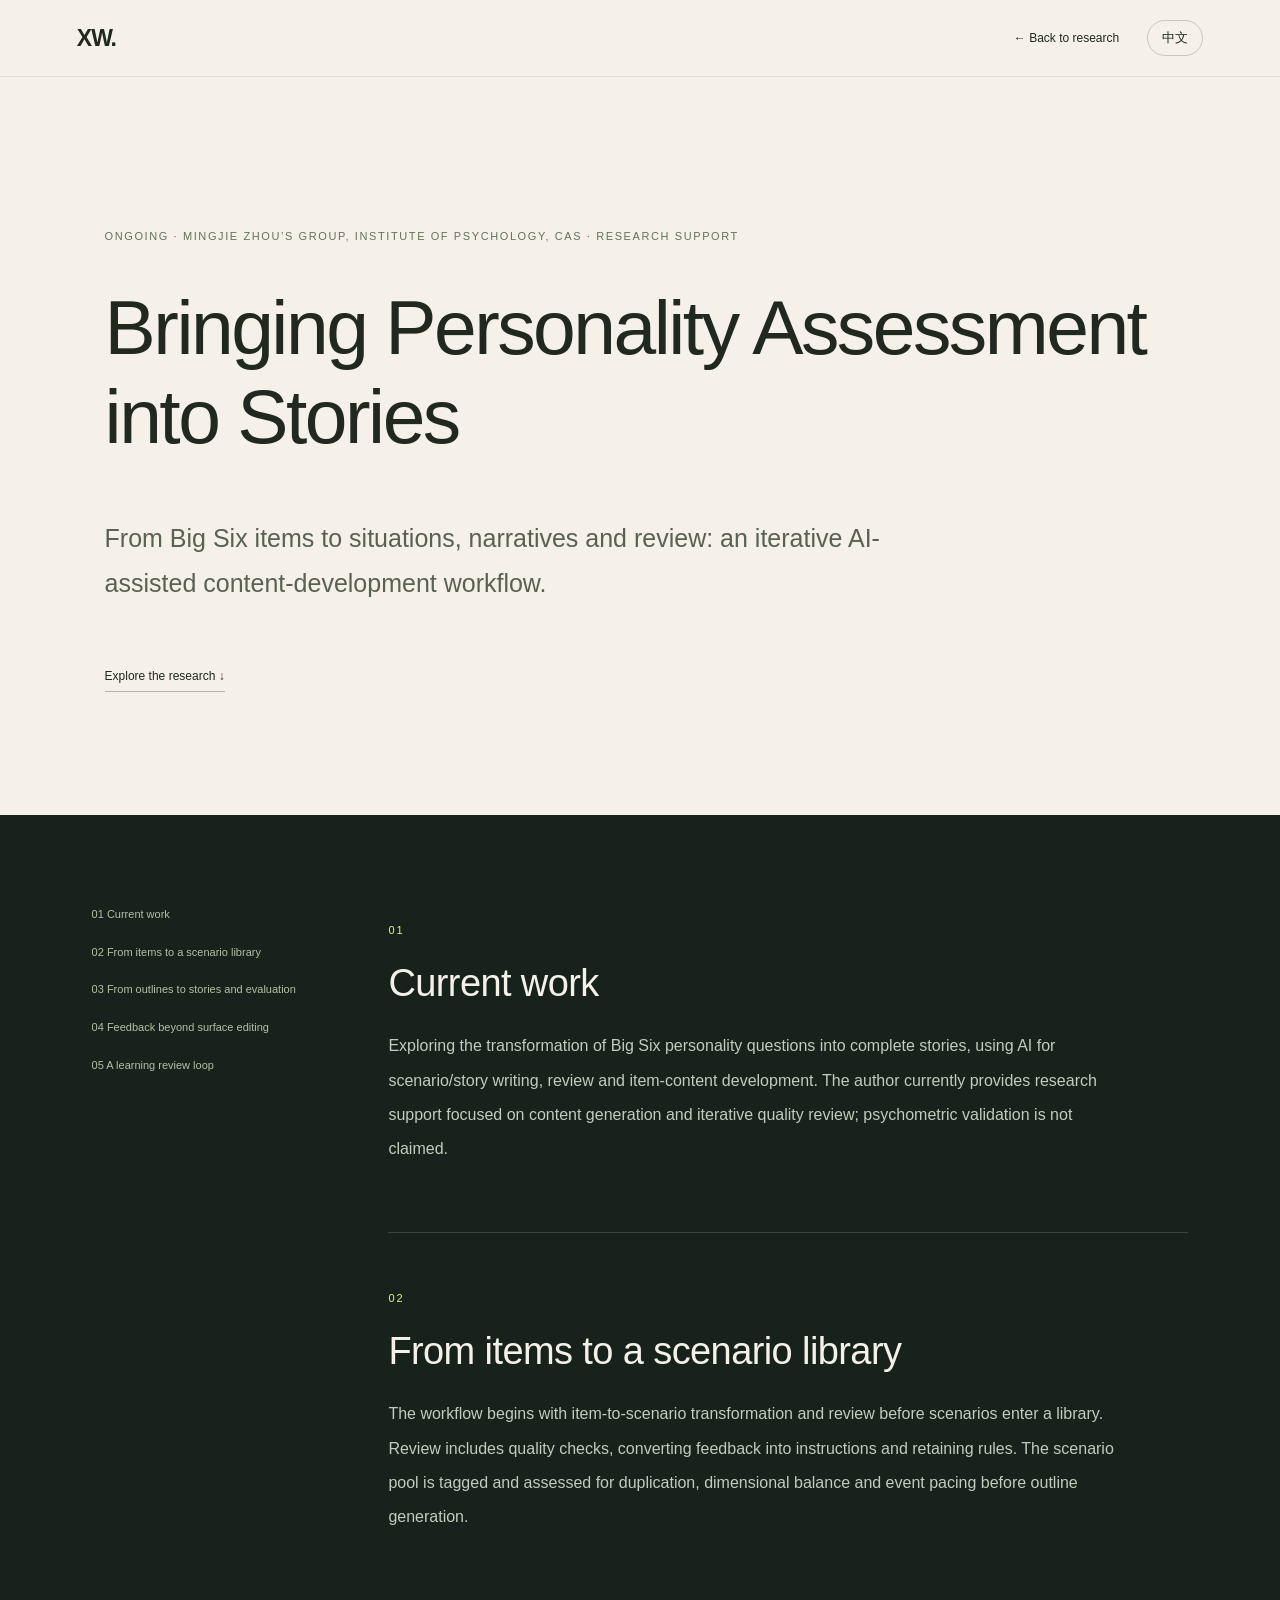
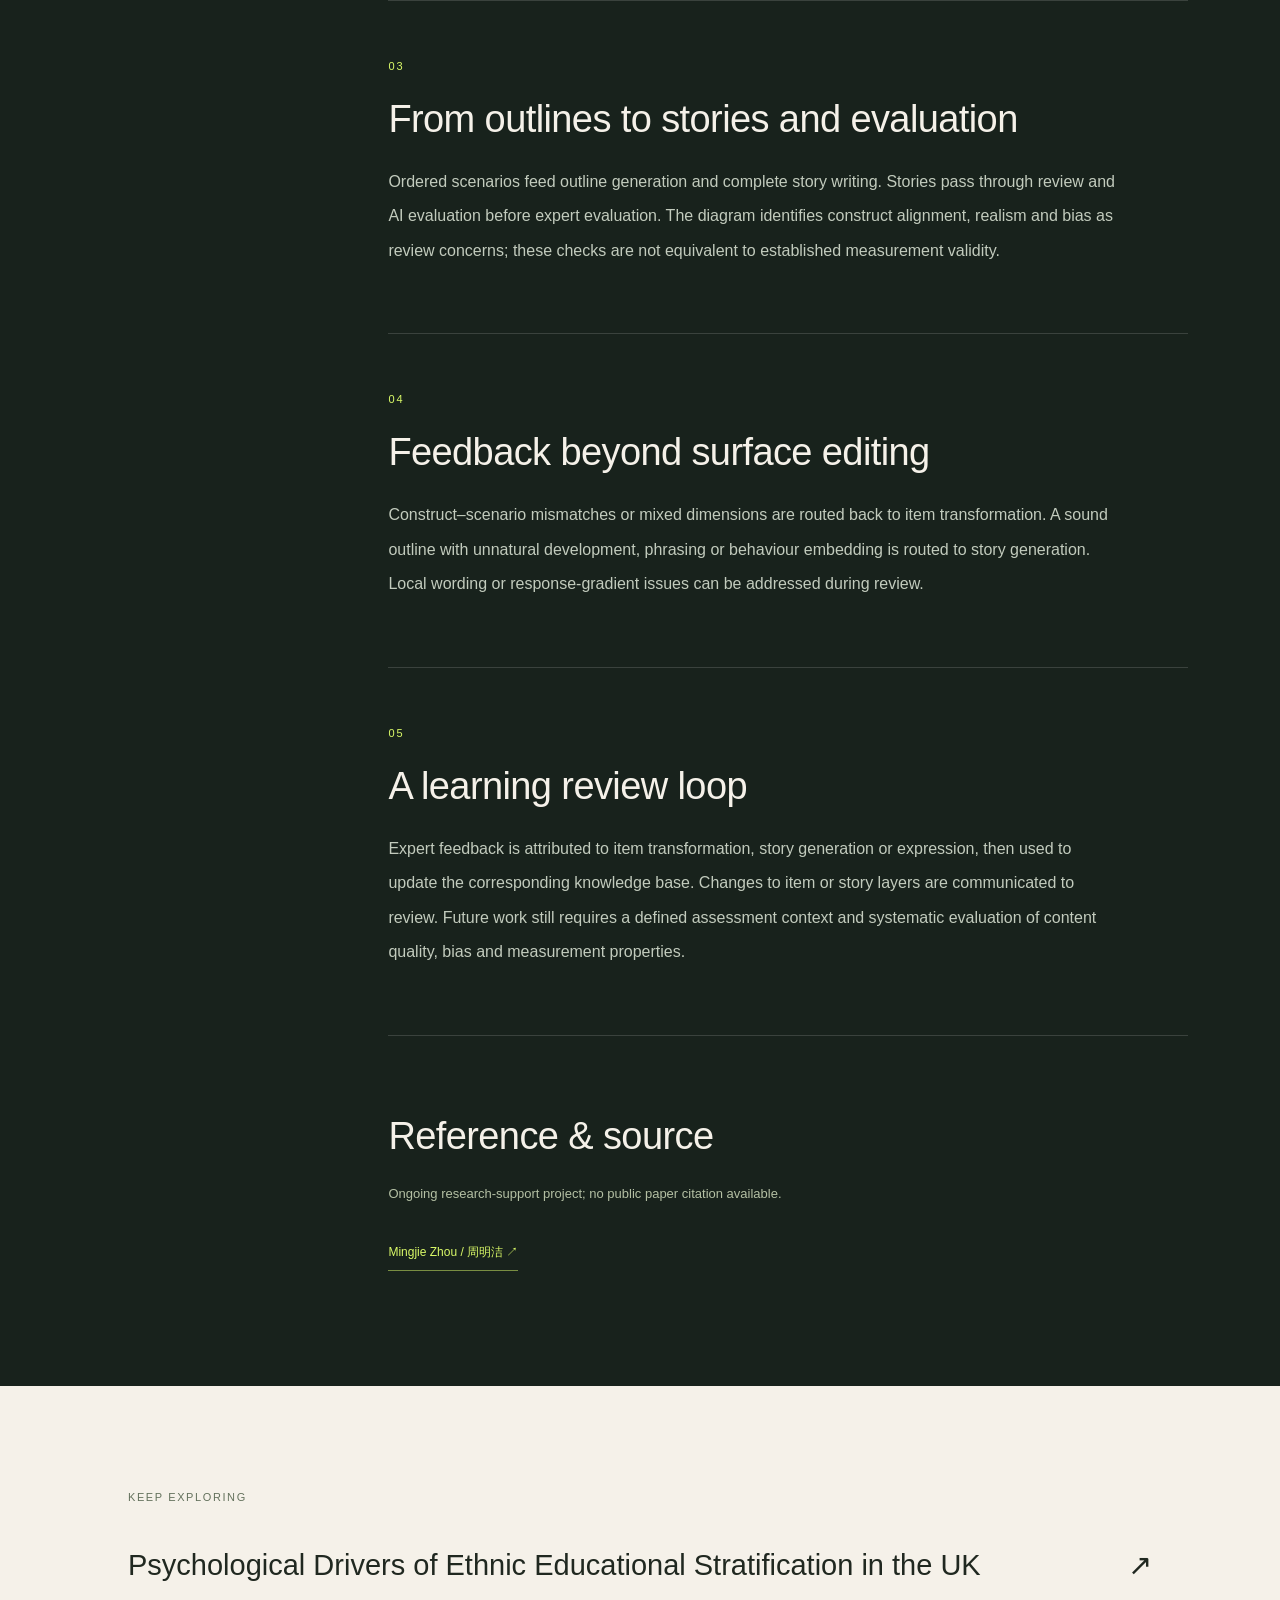
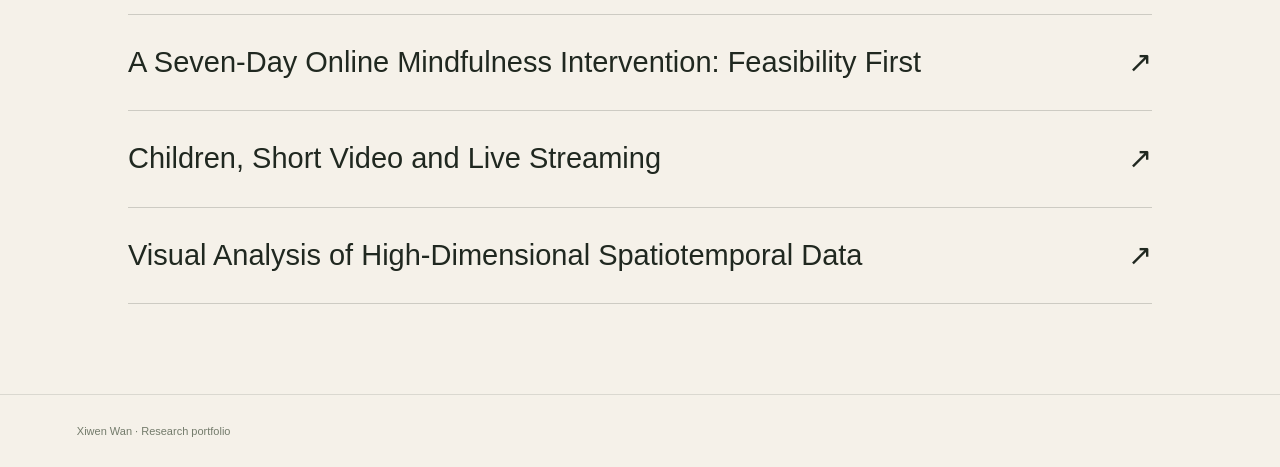
<file: personality.html>
<!doctype html>
<html lang="zh-CN"><head><meta charset="utf-8"><meta name="viewport" content="width=device-width,initial-scale=1"><title>Research — Xiwen Wan</title><link rel="stylesheet" href="paper-details.css"></head><body data-paper="personality"><noscript>请启用 JavaScript 阅读研究介绍。Please enable JavaScript to read this research overview. <a href="index.html">返回首页 / Home</a></noscript><script src="paper-details.js"></script></body></html>
</file>
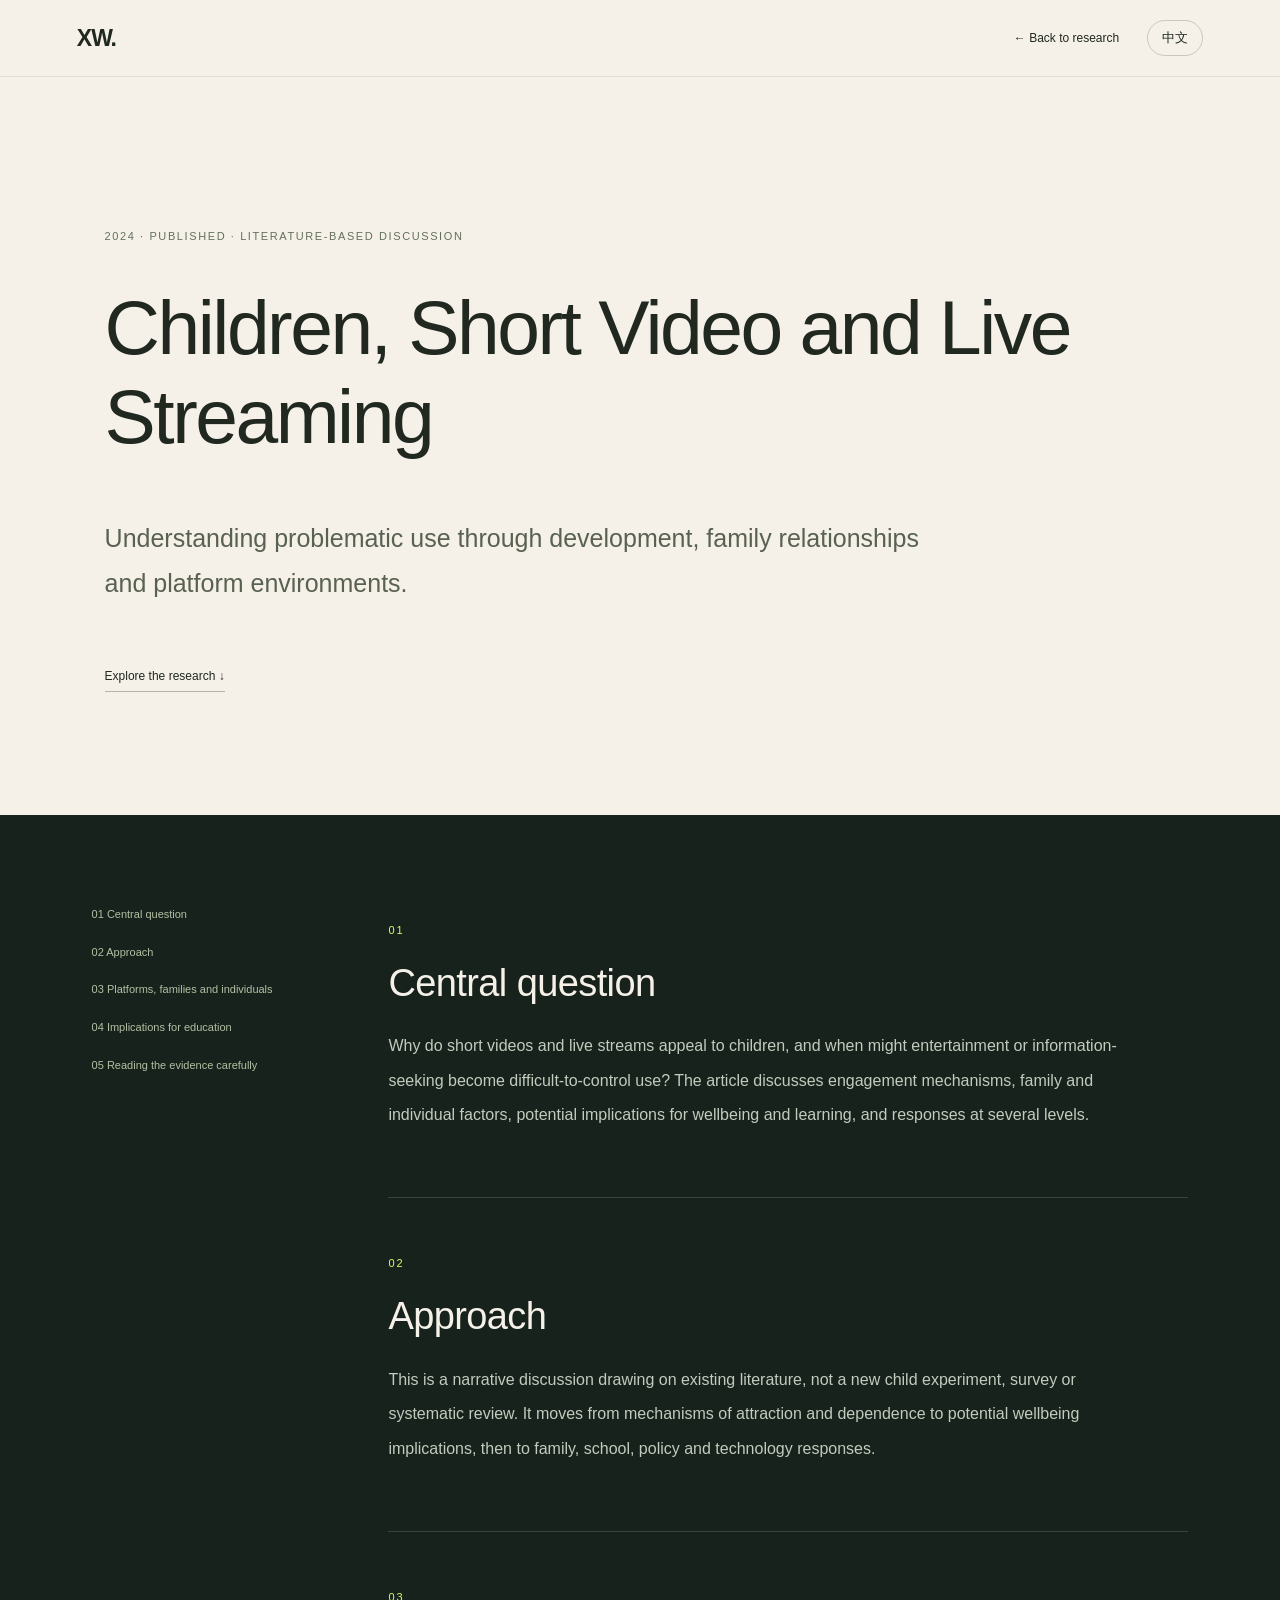
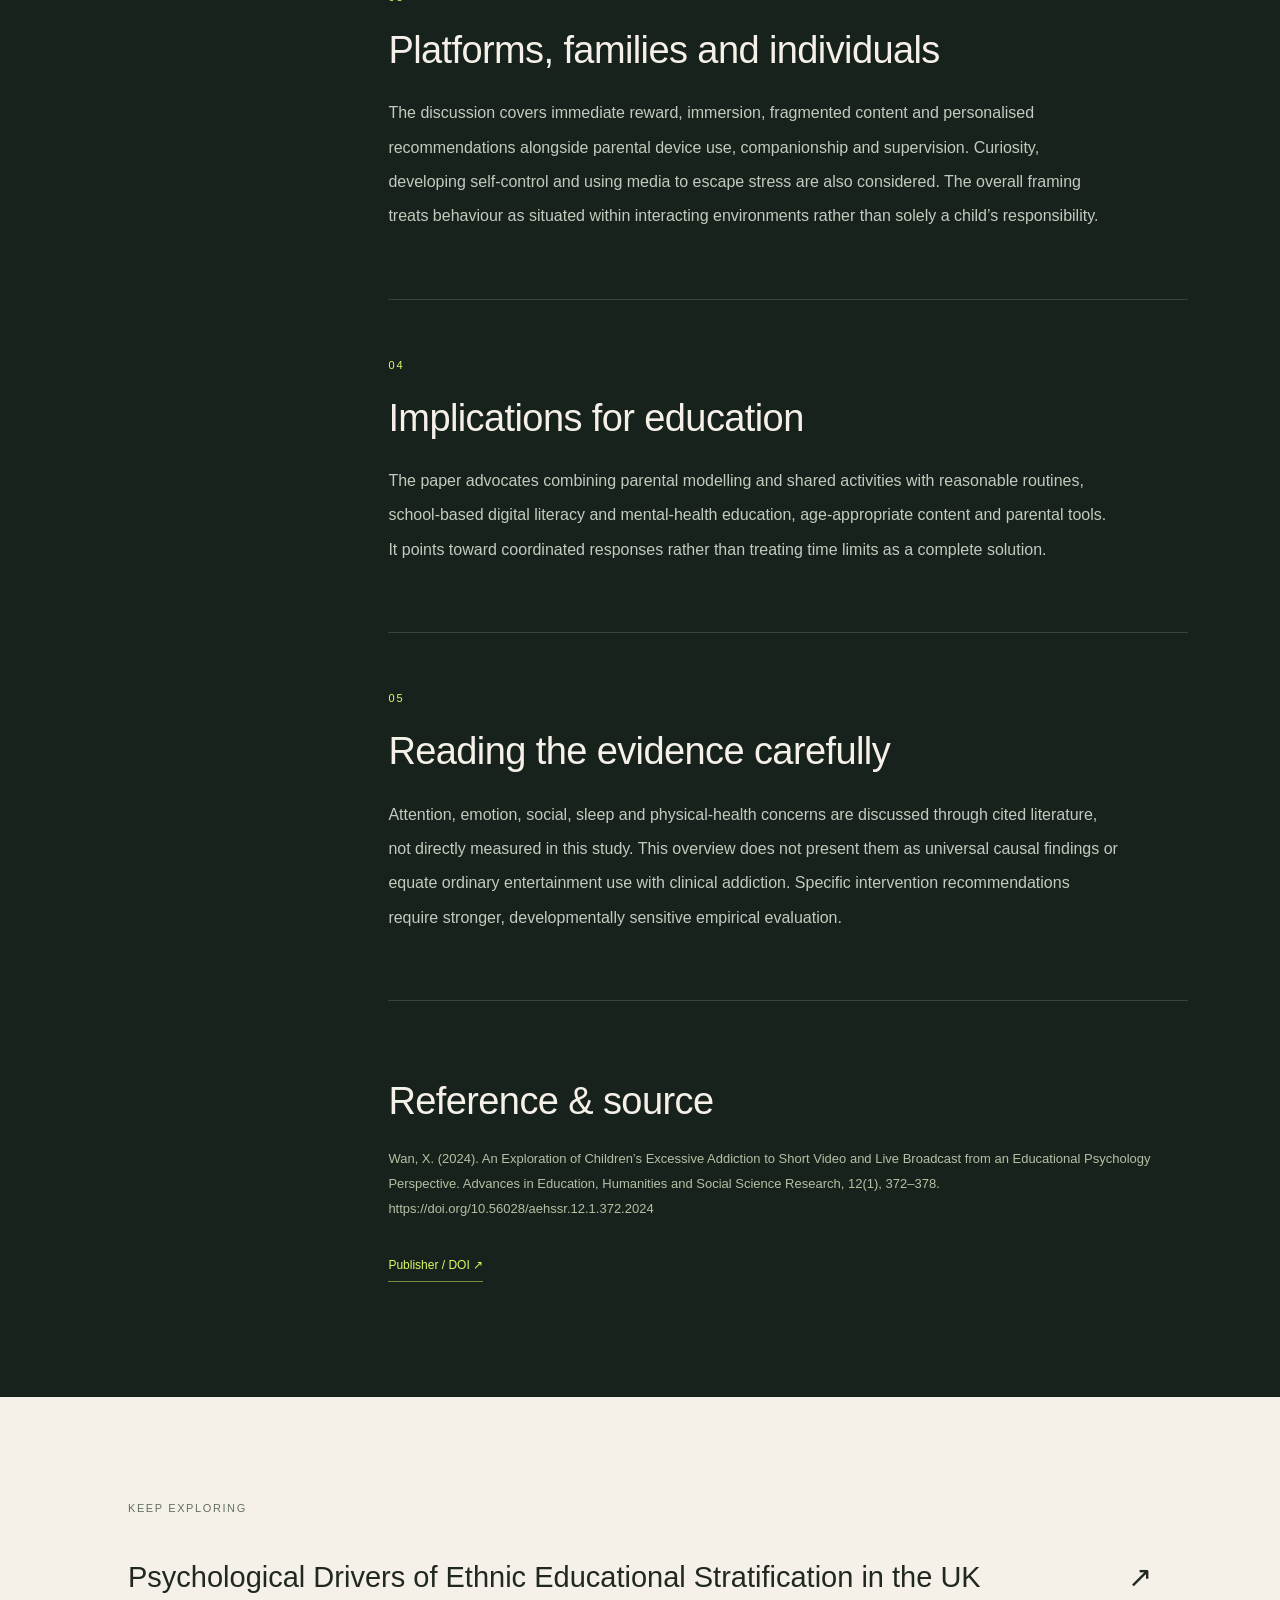
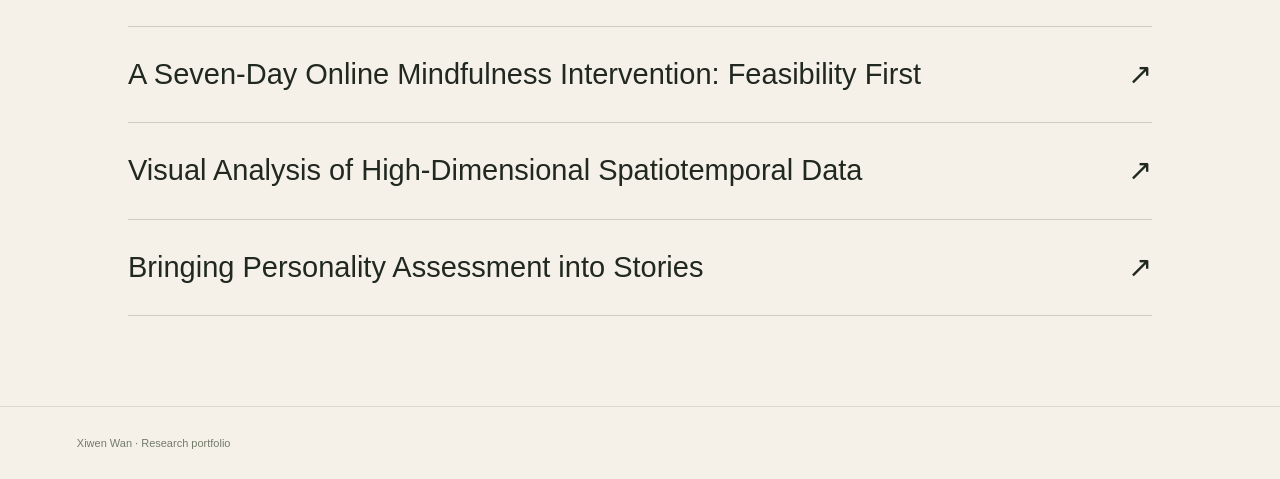
<file: short-video.html>
<!doctype html>
<html lang="zh-CN"><head><meta charset="utf-8"><meta name="viewport" content="width=device-width,initial-scale=1"><title>Research — Xiwen Wan</title><link rel="stylesheet" href="paper-details.css"></head><body data-paper="short-video"><noscript>请启用 JavaScript 阅读研究介绍。Please enable JavaScript to read this research overview. <a href="index.html">返回首页 / Home</a></noscript><script src="paper-details.js"></script></body></html>
</file>
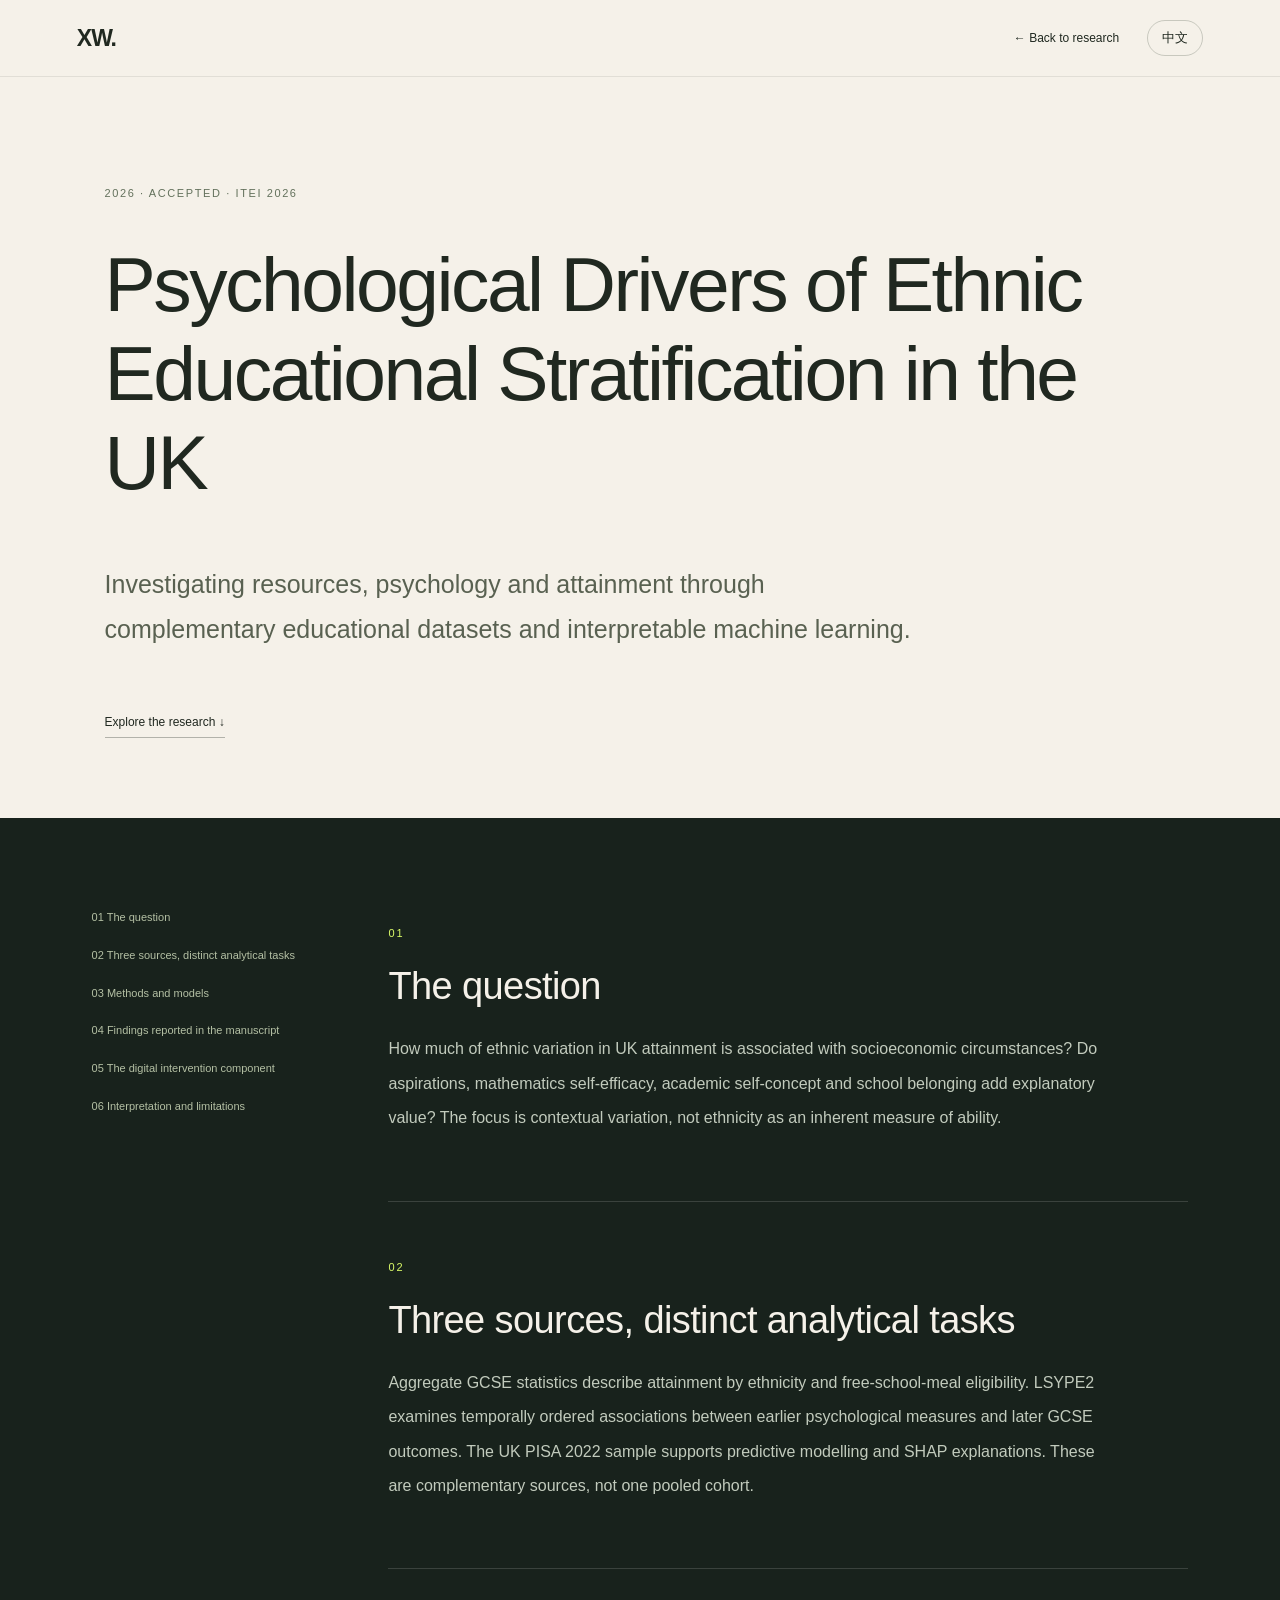
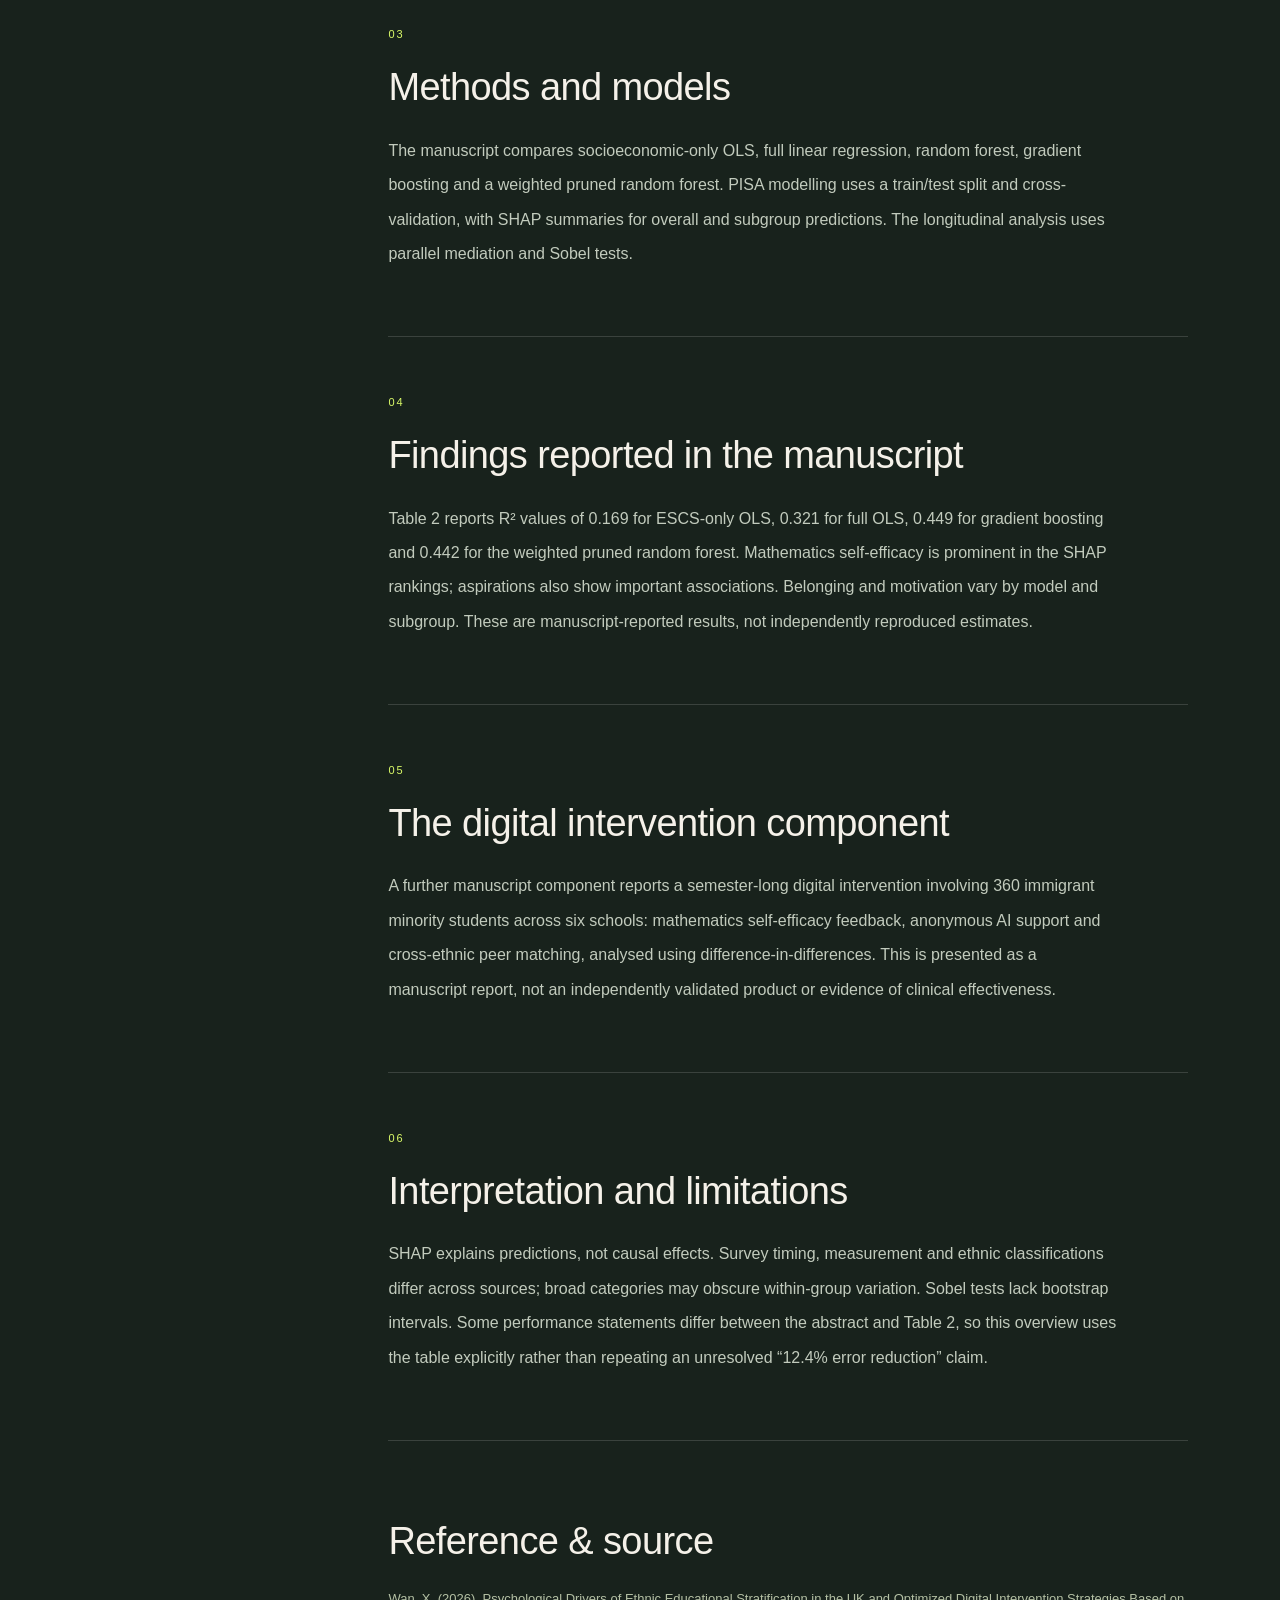
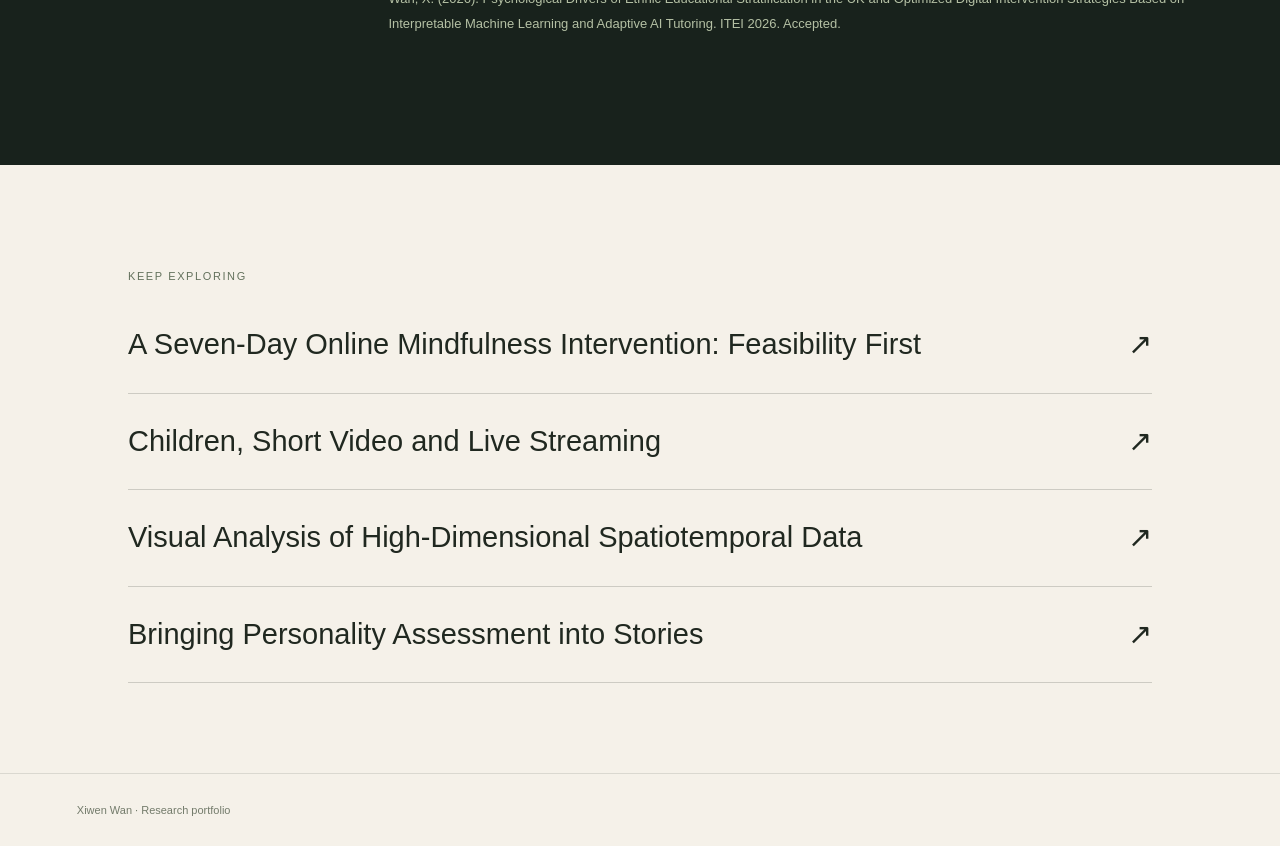
<file: uk-education.html>
<!doctype html>
<html lang="zh-CN"><head><meta charset="utf-8"><meta name="viewport" content="width=device-width,initial-scale=1"><title>Research — Xiwen Wan</title><link rel="stylesheet" href="paper-details.css"></head><body data-paper="uk-education"><noscript>请启用 JavaScript 阅读研究介绍。Please enable JavaScript to read this research overview. <a href="index.html">返回首页 / Home</a></noscript><script src="paper-details.js"></script></body></html>
</file>
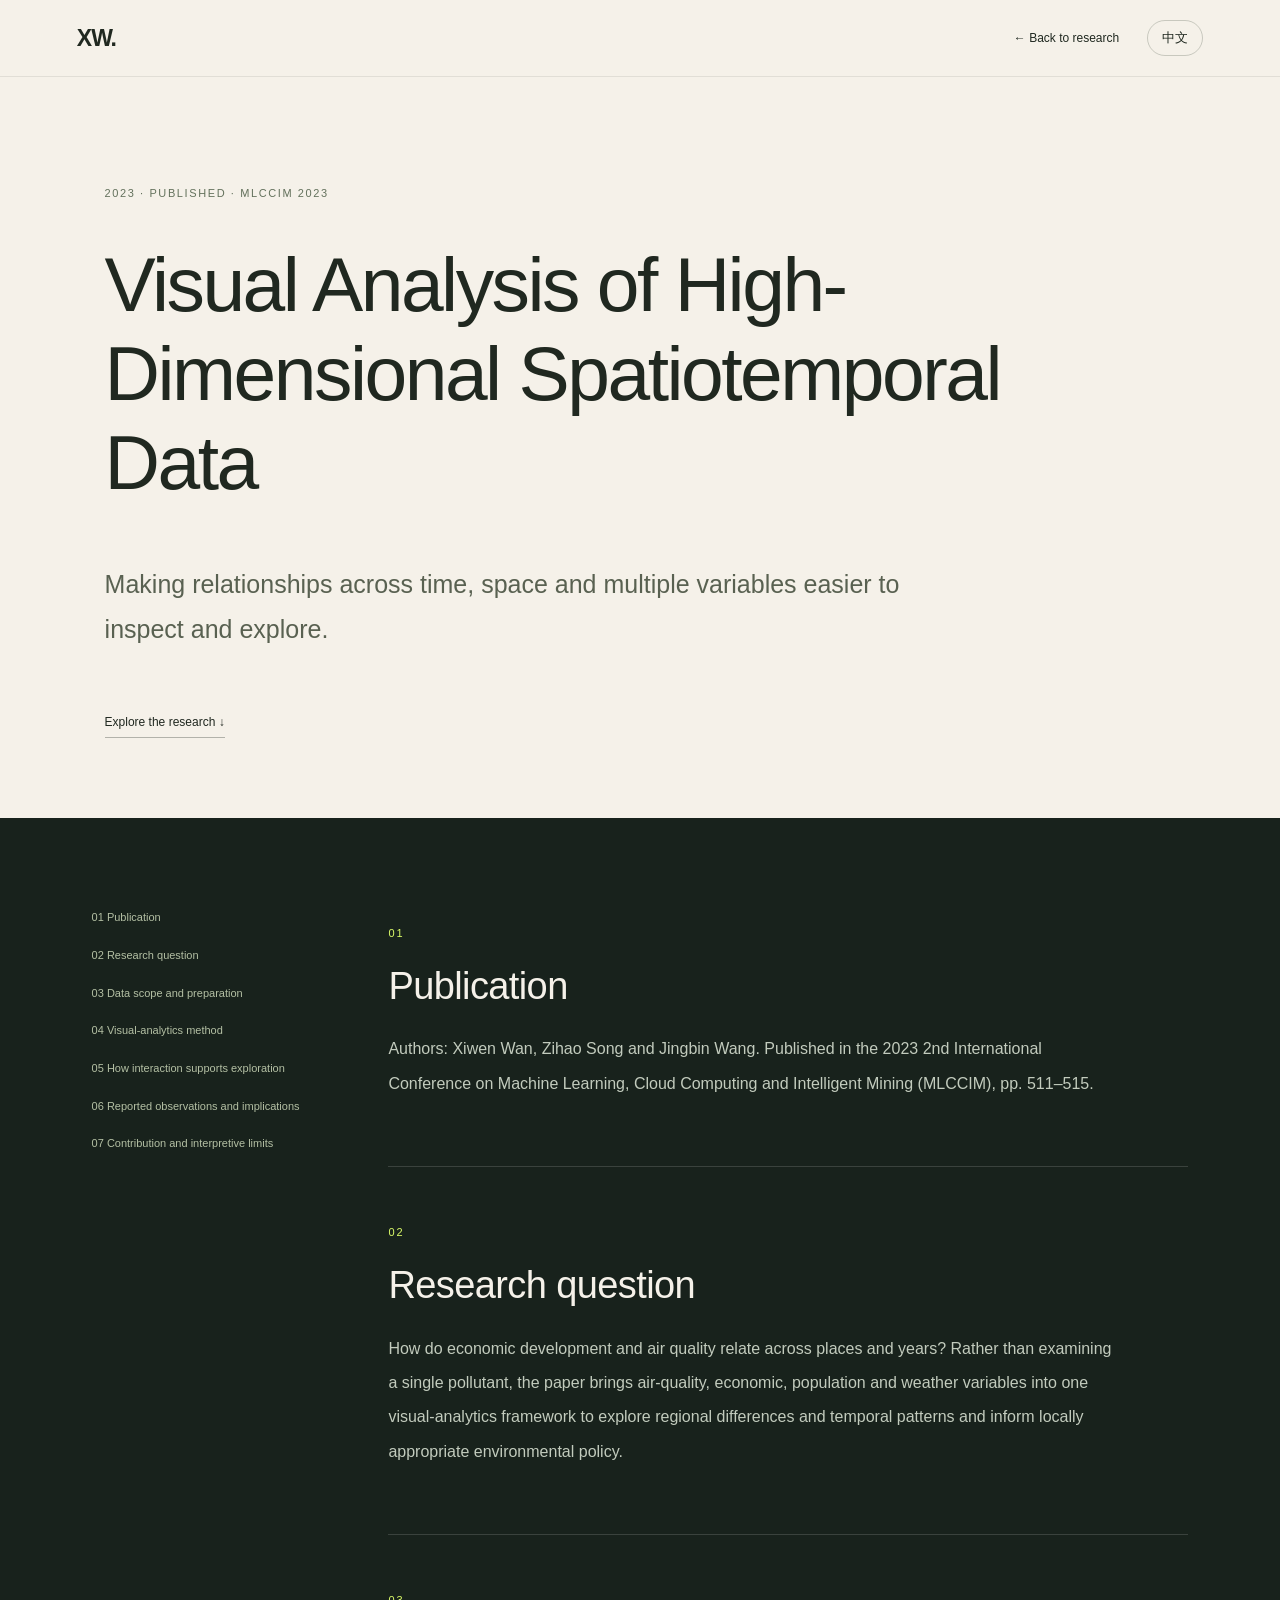
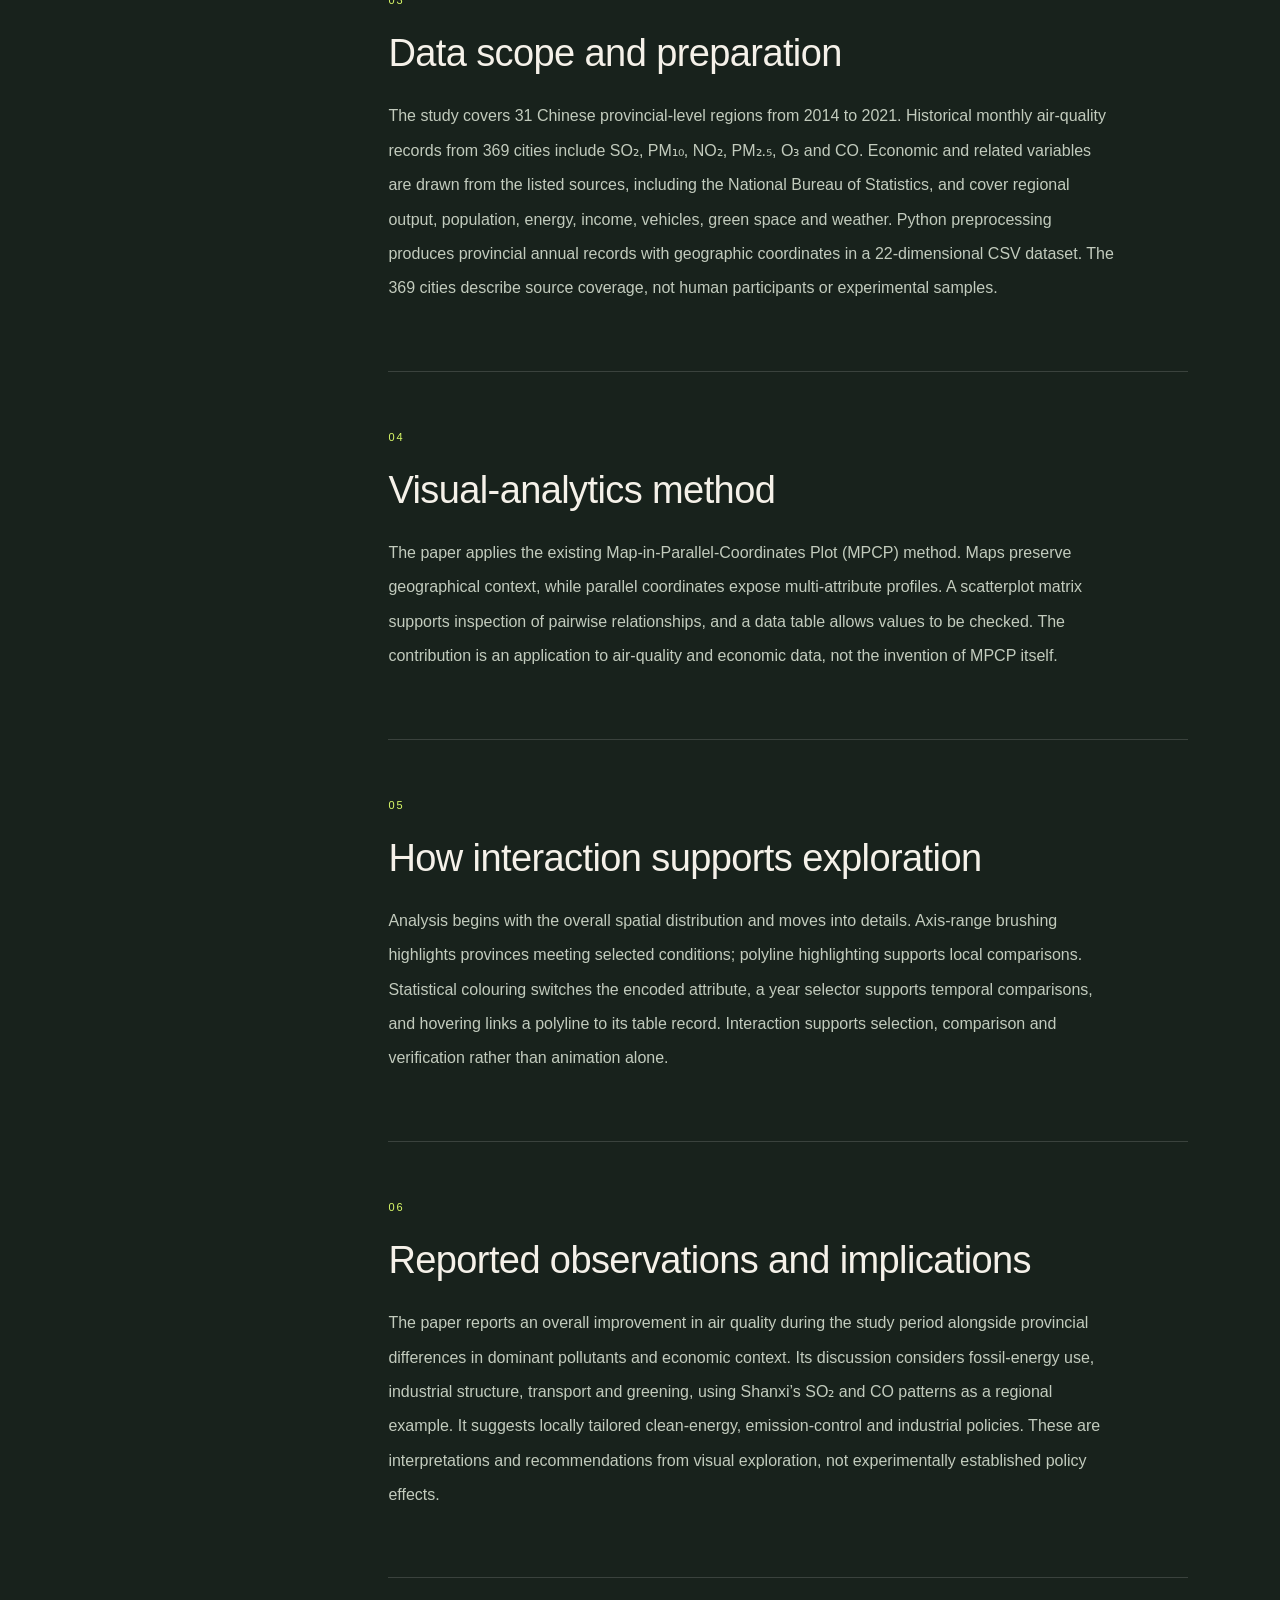
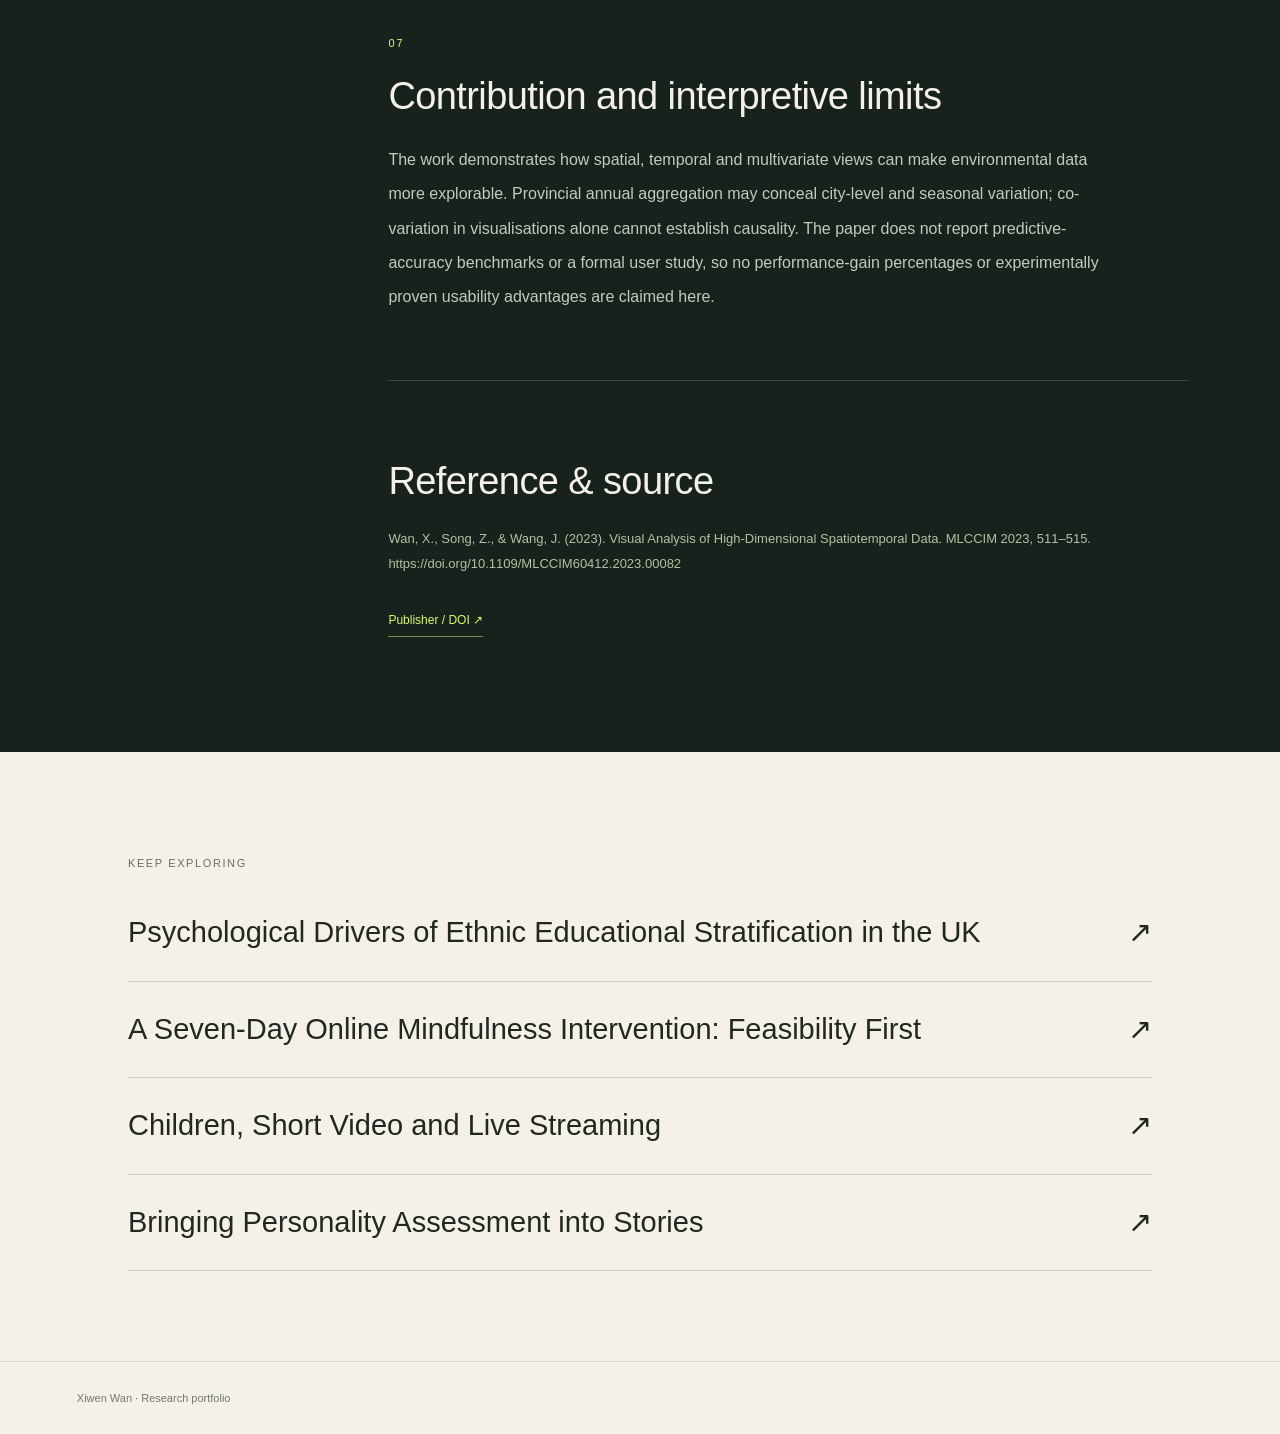
<file: visual-analysis.html>
<!doctype html>
<html lang="zh-CN"><head><meta charset="utf-8"><meta name="viewport" content="width=device-width,initial-scale=1"><title>Research — Xiwen Wan</title><link rel="stylesheet" href="paper-details.css"></head><body data-paper="visual-analysis"><noscript>请启用 JavaScript 阅读研究介绍。Please enable JavaScript to read this research overview. <a href="index.html">返回首页 / Home</a></noscript><script src="paper-details.js"></script></body></html>
</file>
<file: sculptures.css>
.flow-project{grid-template-columns:1fr;gap:20px;padding:65px 0 85px}.flow-project>div{display:grid;grid-template-columns:1fr 1fr;gap:0 55px;align-items:center}.flow-project h3,.flow-project .flow-meta,.flow-project>div>p{grid-column:1}.flow-project .flow-meta{margin-top:0}.flow-project>div>p:last-of-type{margin-bottom:0}.sculpture{grid-column:2;grid-row:1 / 5;position:relative;min-height:450px;width:100%;perspective:1100px;isolation:isolate;touch-action:pan-y;outline:none}.sculpture:focus-visible{outline:1px solid #dafa6870;outline-offset:8px}.sculpture-stage{position:absolute;inset:0;display:grid;place-items:center;transform-style:preserve-3d}.sculpture-object{position:relative;transform-style:preserve-3d;transform:rotateX(var(--rx,-12deg)) rotateY(var(--ry,-18deg));will-change:transform}.sculpture-ground{position:absolute;bottom:45px;left:15%;width:70%;height:25px;border-radius:50%;background:#0005;filter:blur(22px);transform:scaleX(.8)}.sculpture-label{position:absolute;bottom:0;width:100%;display:flex;justify-content:space-between;gap:15px;color:#98a78f;font-size:9px;letter-spacing:1px;line-height:1.6}.sculpture-glow{position:absolute;inset:5%;background:radial-gradient(ellipse at var(--light-x,50%) var(--light-y,45%),#dafa6815,transparent 65%);pointer-events:none}.book-object{width:220px;height:290px;transform:rotateX(calc(var(--rx,-12deg) + 5deg)) rotateY(calc(var(--ry,-18deg) - 18deg)) rotateZ(-5deg)}.book-cover{position:absolute;inset:0;background:linear-gradient(125deg,#f5f1e9,#dce0cd);border-radius:3px 13px 13px 3px;padding:25px;transform:translateZ(15px);backface-visibility:hidden;box-shadow:inset 2px 0 2px #fff8;border:1px solid #ffffff80;color:#243122;overflow:hidden}.book-cover:after{content:'';position:absolute;inset:0;background:linear-gradient(120deg,transparent 15%,#fff9 45%,transparent 65%);opacity:.23;transform:translateX(var(--shine,-50%));pointer-events:none}.book-cover small{font-size:8px;letter-spacing:2px}.book-cover h4{font-size:35px;letter-spacing:-1.5px;line-height:1.05;font-weight:500;margin:35px 0 15px}.book-cover p{font-size:10px!important;color:#637159!important;line-height:1.7!important}.book-cover .book-symbol{width:68px;height:68px;border:1px solid #6d815c66;border-radius:50%;position:absolute;bottom:22px;right:22px}.book-symbol:before,.book-symbol:after{content:'';position:absolute;inset:12px;border:1px solid #6d815c66;border-radius:50%;transform:rotateY(60deg)}.book-symbol:after{transform:rotateX(60deg)}.book-back{position:absolute;inset:0;background:#718454;border-radius:3px 13px 13px 3px;transform:translateZ(-15px) rotateY(180deg);backface-visibility:hidden}.book-spine{position:absolute;left:-15px;top:0;width:30px;height:100%;background:linear-gradient(90deg,#acbb8f,#d6ddbf);transform:rotateY(-90deg);display:grid;place-items:center;backface-visibility:hidden}.book-spine span{writing-mode:vertical-rl;font-size:9px;letter-spacing:3px;color:#405431}.book-pages{position:absolute;right:-15px;top:3px;width:30px;height:calc(100% - 6px);background:repeating-linear-gradient(90deg,#efeddd 0 2px,#cdd0be 2px 3px);transform:rotateY(90deg)}.book-bottom{position:absolute;left:2px;bottom:-15px;width:calc(100% - 4px);height:30px;background:#d9dcc9;transform:rotateX(-90deg)}.layers-object{width:255px;height:245px}.data-plane{position:absolute;inset:0;border:1px solid #dbe8c04d;border-radius:18px;transform:translate3d(calc(var(--layer)*var(--spread,12px)),calc(var(--layer)*var(--spread,-12px)),calc(var(--layer)*42px));background:linear-gradient(145deg,#a7c57720,#48624313);box-shadow:inset 0 0 40px #c1dd9010;overflow:hidden;transition:background .4s}.data-plane:first-child{background:#253a2ce0}.data-plane:nth-child(2){background:#48614140}.data-plane:nth-child(3){background:#64814733}.data-plane .plane-label{position:absolute;top:17px;left:18px;font-size:8px;letter-spacing:2px;color:#dce6c8}.data-plane .plane-index{position:absolute;bottom:16px;right:18px;font-size:10px;color:#c6d5af80}.dot-grid{position:absolute;inset:55px 25px 40px;display:grid;grid-template-columns:repeat(6,1fr);gap:14px;align-items:center;justify-items:center}.dot-grid span{width:4px;height:4px;border-radius:50%;background:#cde39a;opacity:var(--dot-opacity,.6);box-shadow:0 0 6px #dafa6830}.dot-grid span:nth-child(5n){width:7px;height:7px}.line-field{position:absolute;inset:70px 26px 45px;display:flex;flex-direction:column;justify-content:space-around;transform:rotate(-15deg)}.line-field i{display:block;height:1px;background:linear-gradient(90deg,transparent,#dafa6880,transparent);width:100%;transform:rotate(calc(var(--line)*7deg))}.contour-field{position:absolute;inset:48px 35px 32px;display:grid;place-items:center}.contour-field i{position:absolute;width:calc(35px + var(--ring)*24px);height:calc(24px + var(--ring)*19px);border:1px solid #d8edac88;border-radius:47% 53% 57% 43%;transform:rotate(calc(var(--ring)*19deg))}.orb-object{width:270px;height:270px}.orb-core{position:absolute;inset:42px;border-radius:50%;background:radial-gradient(circle at 32% 27%,#eef4d9 0%,#b7ca8c 24%,#768d56 50%,#344a35 78%,#25382d);box-shadow:inset -12px -14px 25px #14271977,0 20px 40px #0002;transform:translateZ(12px)}.orb-latitude{position:absolute;inset:12px;border:1px solid #d3e5a95e;border-radius:50%;transform:rotateY(calc(var(--ring)*30deg));box-shadow:0 0 15px #c3dc8d08}.orb-orbit{position:absolute;inset:-12px;border:1px solid #cee8a57a;border-radius:50%;transform:rotateX(73deg) rotateY(-15deg);transform-style:preserve-3d}.orb-orbit:after{content:'';position:absolute;width:12px;height:12px;border-radius:50%;top:28px;left:28px;background:#e3f3bf;box-shadow:0 0 18px #dafa6855}.orb-caption{position:absolute;top:50%;left:50%;transform:translate3d(-50%,-50%,112px);color:#f5f1e9;font-size:10px;letter-spacing:4px;white-space:nowrap;text-shadow:0 1px 15px #20312166}.flow-publications{overflow:hidden;position:relative}.publication-orbit{position:relative;max-width:1100px;margin:-15px auto 75px;min-height:340px;display:grid;place-items:center;perspective:1400px}.paper-stack{position:relative;width:220px;height:270px;transform-style:preserve-3d;transform:rotateX(28deg) rotateY(-12deg) rotateZ(-13deg)}.floating-paper{position:absolute;inset:0;background:#faf8f1;border:1px solid #d4d8c8;box-shadow:0 12px 30px #25321a0c;padding:22px;transform:translate3d(calc(var(--paper)*var(--fan,32px)),calc(var(--paper)*var(--fan,32px)*-.5),calc(var(--paper)*24px)) rotateZ(calc(var(--paper)*8deg));will-change:transform}.floating-paper small{font-size:8px;letter-spacing:1.5px;color:#637159}.floating-paper h4{font-size:21px;letter-spacing:-.5px;font-weight:500;margin:25px 0 20px}.floating-paper i{display:block;height:3px;background:#d6dccc;margin:8px 0}.floating-paper i:last-child{width:65%}.publication-orbit .sculpture-label{color:#6d795f}.flow-project .sculpture p{grid-column:auto}.sculpture:focus-visible .sculpture-label{color:#dafa68}@media(max-width:800px){.flow-project>div{grid-template-columns:1fr}.sculpture{grid-column:1;grid-row:auto;min-height:390px;margin-top:30px}.flow-project{padding-bottom:55px}.sculpture-object{scale:.9}.sculpture-label{font-size:8px}.publication-orbit{min-height:340px}.paper-stack{scale:.85}}@media(prefers-reduced-motion:reduce){.sculpture-object{will-change:auto}.floating-paper{will-change:auto}.book-cover:after{display:none}}
</file>
<file: scroll-effects.css>
.sculpture-stage{transform:translate3d(0,var(--lift,0px),0)}
.sculpture-object{transform:rotateX(var(--rx,-12deg)) rotateY(var(--ry,-18deg)) rotateZ(var(--rz,0deg))}
.book-object{transform:rotateX(calc(var(--rx,-12deg) + 5deg)) rotateY(calc(var(--ry,-18deg) - 12deg)) rotateZ(var(--rz,-5deg))}
.data-plane{transform:translate3d(calc(var(--layer)*var(--spread,12px)),calc(var(--layer)*var(--spread,12px)*-.65),calc(var(--layer)*var(--layer-depth,42px)))}
.orb-orbit{transform:rotateX(73deg) rotateY(-15deg) rotateZ(var(--orbit-turn,0deg))}
.orb-core{transform:translateZ(12px) scale(var(--core-scale,1))}
.paper-stack{transform:rotateX(28deg) rotateY(-12deg) rotateZ(var(--paper-turn,-13deg))}
@media(prefers-reduced-motion:reduce){.sculpture-stage{transform:none}.sculpture-object{transform:rotateX(-12deg) rotateY(-18deg)}.book-object{transform:rotateX(-7deg) rotateY(-30deg) rotateZ(-5deg)}}
</file>
<file: distinct-visuals.css>
.book-cover{background:#cdd0bd;color:#202820;padding:20px;border:0;border-radius:2px 9px 9px 2px;box-shadow:inset 4px 0 5px #00000013}.cover-top{display:flex;justify-content:space-between;gap:10px;font-size:6px;letter-spacing:1.2px}.cover-art{position:absolute;left:20px;right:15px;top:40px;height:152px;overflow:hidden}.cover-number{position:absolute;font-size:155px;letter-spacing:-22px;font-weight:500;line-height:1;color:#243327;left:-9px;top:-10px}.cover-aperture{position:absolute;right:9px;top:15px;width:70px;height:120px;background:#dafa68;mix-blend-mode:screen;transform:rotate(25deg);border-radius:50%}.cover-bottom{position:absolute;bottom:22px;left:20px;right:20px;display:flex;align-items:end;justify-content:space-between;gap:12px;border-top:1px solid #24332766;padding-top:12px}.book-cover .cover-bottom h4{font-family:Georgia,serif;font-size:26px;font-weight:400;letter-spacing:-1px;line-height:1.02;margin:0}.cover-bottom>span{font-size:6px;writing-mode:vertical-rl;letter-spacing:1.5px;white-space:nowrap}.book-spine{background:#b9bfa7}.book-pages{background:repeating-linear-gradient(90deg,#eeeadd 0 2px,#cfcebb 2px 3px)}.sculpture-network .sculpture-ground,.sculpture-waves .sculpture-ground,.sculpture-network .sculpture-glow,.sculpture-waves .sculpture-glow{display:none}.canvas-object{position:relative;width:100%;height:430px}.canvas-object canvas{display:block;width:100%;height:100%}.sculpture-network .sculpture-stage,.sculpture-waves .sculpture-stage{transform:none}.network-note{position:absolute;inset:20px 0;display:flex;justify-content:space-between;align-items:center;pointer-events:none}.network-note span{font-size:7px;letter-spacing:2px;color:#9dad8a;writing-mode:vertical-rl}.wave-word{position:absolute;top:28px;left:0;width:100%;text-align:center;font-family:Georgia,serif;font-size:56px;font-style:italic;letter-spacing:-3px;color:#d7dfc9;opacity:var(--word-opacity,.6)}.sculpture-waves{min-height:410px}.publication-orbit{min-height:270px;display:block;overflow:hidden;padding:20px 0 55px;margin-bottom:40px;max-width:none}.type-strip{display:flex;flex-direction:column;gap:0;transform:translateX(var(--type-shift,0%));will-change:transform}.type-strip span{font-size:clamp(65px,12vw,155px);font-weight:500;line-height:.9;letter-spacing:-.07em;white-space:nowrap;color:#29352a}.type-strip span:nth-child(2){align-self:flex-end;color:#7d8e69}.type-strip span:nth-child(3){align-self:center;-webkit-text-stroke:1px #71845d;color:transparent}.publication-orbit .sculpture-label{bottom:0}.sculpture-book{min-height:450px}@media(max-width:800px){.canvas-object{height:370px}.wave-word{font-size:48px;top:20px}.sculpture-network{min-height:400px}.sculpture-waves{min-height:390px}.publication-orbit{min-height:270px}.book-cover .cover-bottom h4{font-size:26px}.type-strip span{font-size:clamp(63px,15vw,105px)}}
.profile-link{text-decoration:underline;text-underline-offset:4px;text-decoration-color:currentColor;text-decoration-thickness:1px}.profile-link:hover{opacity:.7}.profile-link:focus-visible{outline:2px solid currentColor;outline-offset:4px}
.language-toggle{border:0;background:none;color:inherit;font:inherit;padding:7px 0;cursor:pointer;min-width:30px}.language-toggle:focus-visible{outline:2px solid currentColor;outline-offset:4px}html[lang="en"] .hero-detail h2{font-size:clamp(24px,3.4vw,46px)}html[lang="en"] .flow-project h3{font-size:clamp(25px,3.3vw,43px)}
</file>
<file: paper-details.css>
:root{color-scheme:light;--paper:#f5f1e9;--ink:#202820;--green:#18221c;--lime:#dafa68}*{box-sizing:border-box}html{scroll-behavior:smooth;scroll-padding-top:110px}body{margin:0;background:var(--paper);color:var(--ink);font-family:Arial,"PingFang SC","Microsoft YaHei",sans-serif;-webkit-font-smoothing:antialiased}a{color:inherit;text-decoration:none}button,a:focus-visible{outline-offset:6px}a:focus-visible,button:focus-visible{outline:2px solid #7c973d}header{position:sticky;top:0;z-index:10;display:flex;align-items:center;gap:28px;padding:20px 6vw;background:#f5f1e9ed;backdrop-filter:blur(20px);border-bottom:1px solid #20282018;font-size:12px}.wordmark{font-size:23px;font-weight:800;margin-right:auto;letter-spacing:-1px}button{border:1px solid #20282035;border-radius:30px;padding:8px 14px;background:transparent;cursor:pointer;color:inherit}.reading-progress{position:fixed;top:0;left:0;z-index:20;height:3px;width:100%;background:#789347;transform-origin:left;transform:scaleX(0)}.paper-hero{min-height:82svh;max-width:1250px;margin:auto;padding:95px 7vw 80px;display:flex;flex-direction:column;justify-content:center}.eyebrow{text-transform:uppercase;letter-spacing:1.6px;font-size:11px;line-height:1.9;color:#63715c}h1{font-size:clamp(37px,6vw,84px);line-height:1.16;letter-spacing:-2.5px;font-weight:500;margin:25px 0 30px;max-width:1050px}.subtitle{font-size:clamp(18px,2vw,25px);line-height:1.8;max-width:820px;color:#596151}.source-note{font-size:12px;line-height:1.9;color:#737b6b;max-width:760px}.read-on{font-size:12px;margin-top:30px;width:max-content;border-bottom:1px solid #20282050;padding:8px 0}.paper-layout{background:var(--green);color:var(--paper);padding:90px 7vw;display:grid;grid-template-columns:220px minmax(0,800px);gap:6vw;justify-content:center}.contents{position:sticky;top:110px;height:max-content;display:grid;gap:19px;font-size:11px;color:#b4c0a4;line-height:1.7}.contents a:hover{color:var(--lime)}.paper-section{padding:15px 0 65px;margin-bottom:40px;border-bottom:1px solid #ffffff25;scroll-margin-top:25px}.section-number{font-size:11px;color:var(--lime);letter-spacing:2px}h2{font-size:clamp(25px,3vw,38px);line-height:1.35;font-weight:500;letter-spacing:-.6px;margin:20px 0}.paper-section p{font-size:16px;line-height:2.15;color:#c2cbbd;max-width:730px;margin-bottom:0}.citation{padding:15px 0 25px}.citation p{font-size:13px;line-height:1.9;overflow-wrap:anywhere;color:#b4c0a4}.external{display:inline-block;font-size:12px;border-bottom:1px solid #dafa6880;padding:9px 0;margin:15px 22px 0 0;color:var(--lime)}.more{padding:90px 10vw;max-width:1300px;margin:auto}.more>a{display:flex;justify-content:space-between;gap:25px;border-bottom:1px solid #20282030;padding:26px 0;font-size:clamp(18px,2.5vw,29px);line-height:1.5}.more>a:hover span{transform:translate(3px,-3px)}.more span{transition:transform .3s}footer{padding:30px 6vw;border-top:1px solid #20282020;font-size:11px;color:#737b6b}.detail-link{display:inline-block;font-size:12px!important;border-bottom:1px solid currentColor;padding:8px 0;margin-top:14px;transition:opacity .3s}.detail-link:hover{opacity:.6}@media(max-width:800px){.paper-hero{padding:65px 7vw;min-height:78svh}h1{letter-spacing:-1px}.paper-layout{grid-template-columns:1fr;padding:60px 7vw;gap:40px}.contents{position:relative;top:0;display:flex;overflow:auto;padding-bottom:20px;border-bottom:1px solid #ffffff25;gap:22px}.contents a{min-width:130px}.paper-section{padding-bottom:40px;margin-bottom:25px}.paper-section p{font-size:15px}.more{padding:65px 7vw}header{gap:17px}}@media(prefers-reduced-motion:reduce){html{scroll-behavior:auto}*{transition:none!important}}
</file>
